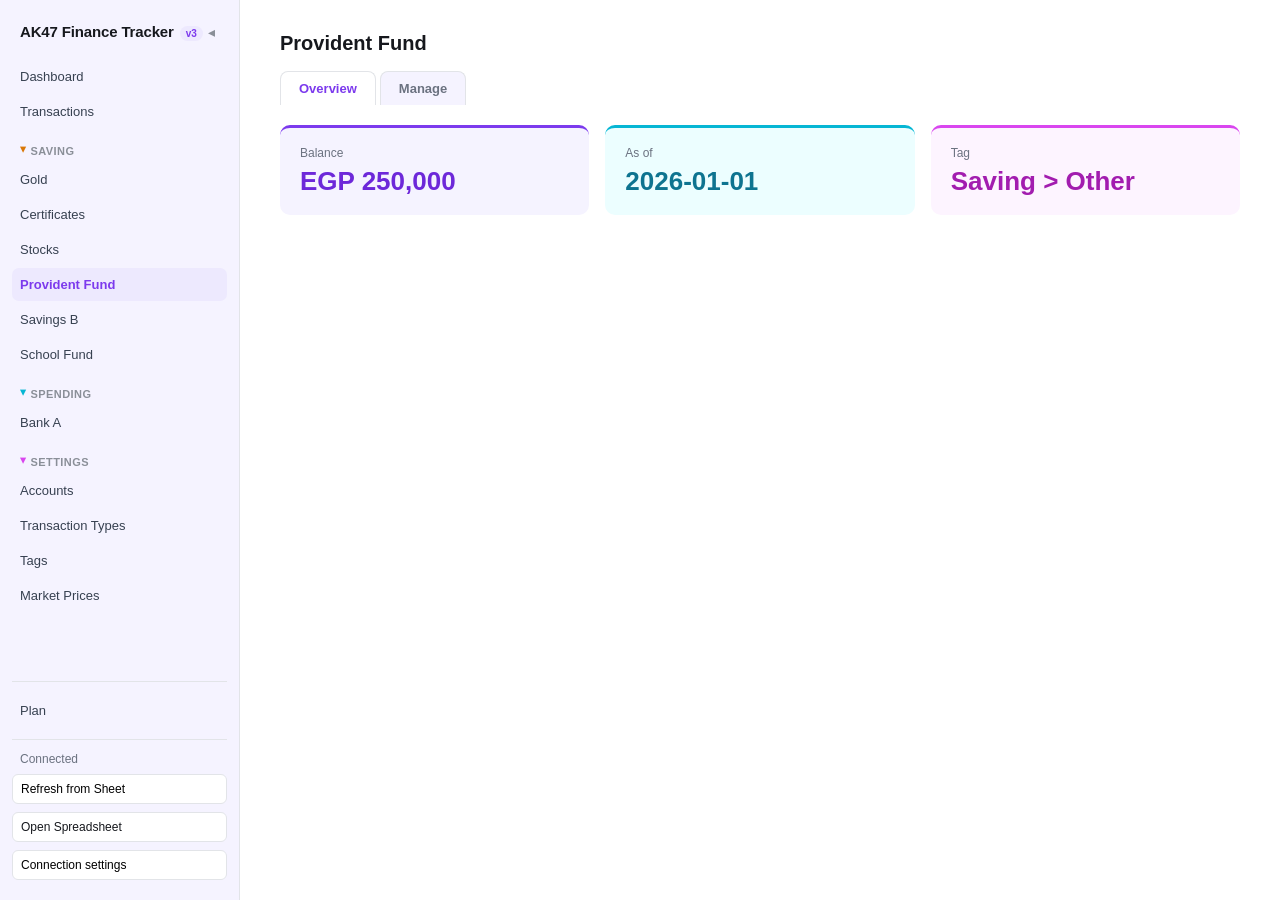
<file: test/golden.html>
<!DOCTYPE html>
<html>
<head>
<meta charset="utf-8">
<title>Finance Tracker — golden DOM snapshot</title>
<!-- Cascade order is load-bearing: base defines tokens components/screens consume,
     utilities loads last so a `.mb-*` always wins over a component's own margin. -->
<link rel="stylesheet" href="../src/css/base.css">
<link rel="stylesheet" href="../src/css/components.css">
<link rel="stylesheet" href="../src/css/screens.css">
<link rel="stylesheet" href="../src/css/utilities.css">
<style>
  #report {
    position: fixed; inset: 0; z-index: 9999; overflow: auto; margin: 0;
    padding: 24px; background: #fff; font: 12px/1.6 ui-monospace, Menlo, Consolas, monospace;
    white-space: pre-wrap;
  }
  #report:empty { display: none; }
  .pass { color: #047857; }
  .fail { color: #dc2626; font-weight: 700; }
  #golden-output { display: none; }
</style>
<script src="fixtures.js"></script>
<script src="harness.js"></script>
<script>
/* Golden DOM snapshot for app.js. Walks every screen (fixed order, fixed
   expand/collapse state) against the same stubbed Sheets API smoke.html uses, and
   either compares the rendered #sidebar/#main HTML to test/golden.json, or — with
   ?update=1 — emits the freshly captured HTML for scripts/test.ps1 to write there.
   Along the way it also runs the CSS coverage check: every class name touched by the
   walk vs. every class selector defined across src/css/*.css. Since Milestone 7 it
   also checks the things a DOM-only snapshot is blind to — the token split doesn't
   change any HTML, only the rendered result: rule-count conservation, a sweep for
   literals that should have become var(...), a handful of computed-style spot checks,
   and one cascade-order assertion that utilities.css still wins last.

   Run:  serve the repo, then open
         http://localhost:8723/test/golden.html               (compare, populated)
         http://localhost:8723/test/golden.html?scenario=empty (compare, empty)
         …&update=1 on either to (re)capture the baseline — reviewed by hand, then
         committed. scripts/test.ps1 -Update drives this; don't hand-edit golden.json. */

/* window.fetch is about to be replaced with the Sheets-API stub below. Keep a
   handle to the real one for this harness's own requests (src/css/*.css, golden.json) —
   those must hit the actual static server, not the stub. */
var nativeFetch = window.fetch.bind(window);

var SCENARIO = new URLSearchParams(location.search).get('scenario') || 'populated';
var UPDATE = new URLSearchParams(location.search).get('update') === '1';
var DATA = SCENARIO === 'empty' ? EMPTY : POPULATED;

installHarness(DATA);
</script>
</head>
<body>
<div class="app">
  <aside class="sidebar" id="sidebar"></aside>
  <div class="main" id="main"></div>
</div>
<pre id="report"></pre>
<pre id="golden-output"></pre>

<script type="module" src="../src/app.js"></script>
<script>
var log = [];
var failures = 0;
var results = {};
var usedClasses = {};
var cssTexts = [];
var CSS_FILES = ['../src/css/base.css', '../src/css/components.css', '../src/css/screens.css', '../src/css/utilities.css'];

/* Renders `className` on a throwaway element to read a rule's computed value
   independent of which screen (or scenario) happens to be on screen right now —
   the CSS split doesn't touch app.js, so these checks don't need real fixture data. */
function computedFor(className, prop) {
  var el = document.createElement('div');
  el.className = className;
  document.body.appendChild(el);
  var val = getComputedStyle(el)[prop];
  document.body.removeChild(el);
  return val;
}
function checkComputed(name, className, prop, expected) {
  check(name, computedFor(className, prop), expected);
}
function hexToRgb(hex) {
  var n = parseInt(hex.slice(1), 16);
  return 'rgb(' + [(n >> 16) & 255, (n >> 8) & 255, n & 255].join(', ') + ')';
}

function check(name, actual, expected) {
  var ok = String(actual) === String(expected);
  if (!ok) failures++;
  log.push((ok ? '  pass  ' : '  FAIL  ') + name +
    (ok ? ' = ' + actual : ' — expected ' + expected + ', got ' + actual));
}
function note(text) { log.push('        ' + text); }
function section(text) { log.push('\n' + text); }

function el(sel) { return document.querySelector(sel); }
function click(sel) {
  var e = el(sel);
  if (!e) { failures++; log.push('  FAIL  missing ' + sel); return false; }
  e.click();
  return true;
}
function clickIfPresent(sel) {
  var e = el(sel);
  if (e) e.click();
  return !!e;
}
function typeInto(sel, value) {
  var e = el(sel);
  if (!e) { failures++; log.push('  FAIL  missing ' + sel); return; }
  e.value = value;
  e.dispatchEvent(new Event('input', { bubbles: true }));
}

function collectClasses(html) {
  var re = /class="([^"]*)"/g, m;
  while ((m = re.exec(html))) {
    m[1].split(/\s+/).forEach(function (c) { if (c) usedClasses[c] = true; });
  }
}

function capture(name) {
  var sidebar = document.getElementById('sidebar').innerHTML;
  var main = document.getElementById('main').innerHTML;
  collectClasses(sidebar);
  collectClasses(main);
  results[name] = { sidebar: sidebar, main: main };
  log.push('  captured ' + name);
}

/* Finds the first index the two strings diverge and returns a short, screen-naming
   snippet around it — at hundreds of lines of HTML per screen, a full diff is
   unusable, so this is deliberately narrow. */
function firstDiffSnippet(actual, expected) {
  actual = actual || '';
  expected = expected || '';
  var len = Math.min(actual.length, expected.length);
  var i = 0;
  while (i < len && actual[i] === expected[i]) i++;
  if (i === actual.length && i === expected.length) return null;
  var start = Math.max(0, i - 30);
  /* The clip is itself a fragment of captured markup — it must be HTML-escaped before
     going anywhere near the report's innerHTML, or its own tags get parsed as real
     DOM instead of shown as the text of the diff. */
  var clip = function (s) {
    return s.slice(start, i + 50).replace(/\n/g, '\\n').replace(/[&<>]/g, function (c) {
      return { '&': '&amp;', '<': '&lt;', '>': '&gt;' }[c];
    });
  };
  return 'at char ' + i + (actual.length !== expected.length ? ' (length ' + actual.length + ' vs ' + expected.length + ')' : '')
    + ' — expected …' + clip(expected) + '…, got …' + clip(actual) + '…';
}

function checkScreen(name, pane, actual, expected) {
  var ok = actual === expected;
  if (!ok) failures++;
  if (ok) log.push('  pass  ' + name + '.' + pane + ' matches');
  else log.push('  FAIL  ' + name + '.' + pane + ' differs — ' + firstDiffSnippet(actual, expected));
}

/* ---------------------------------------------------------------- steps --- */

var steps = [
  function () {
    section('connect');
    typeInto('[data-f="clientId"]', 'stub.apps.googleusercontent.com');
    click('[data-act="saveAndConnect"]');
    typeInto('[data-f="spreadsheetId"]', 'stub-sheet-id');
    click('[data-act="saveAndConnect"]');
  },

  function () {
    /* Sections start folded (state.js); the walk below needs every nav item
       reachable, so pin the sidebar to fully-open before any capture — same
       fixed expand/collapse state the baseline has always been captured at. */
    click('[data-act="toggleSavingNav"]');
    click('[data-act="toggleSpendingNav"]');
    click('[data-act="toggleAccountSettings"]');
  },
  function () { section('screens'); click('[data-act="openSettings"]'); capture('settings'); click('[data-act="closeSettings"]'); },
  function () { capture('dashboard'); },
  function () {
    /* Maturity Watch only renders when something is maturing or sellable — clicking
       only if present keeps this deterministic per scenario without hardcoding which. */
    clickIfPresent('[data-act="toggleDashMaturity"]');
    click('[data-act="toggleRecentTx"]');
    capture('dashboard-expanded');
  },
  function () { click('[data-act="goTransactions"]'); capture('transactions-overview'); },
  function () { click('[data-act="txTabManage"]'); capture('transactions-manage'); },
  function () { click('[data-act="goGold"]'); capture('gold-overview'); },
  function () { click('[data-act="goldTabManage"]'); capture('gold-manage'); },
  function () { click('[data-act="goCerts"]'); capture('certs-overview'); },
  function () { click('[data-act="certsTabManage"]'); capture('certs-manage'); },
  function () { click('[data-act="goStocks"]'); capture('stocks-overview'); },
  function () { click('[data-act="stockTabManage"]'); capture('stocks-manage'); },
  function () { click('[data-act="goProvidentFund"]'); capture('pf-overview'); },
  function () { click('[data-act="pfTabManage"]'); capture('pf-manage'); },
  function () { click('[data-act="goAccounts"]'); capture('accounts'); },
  function () { click('[data-act="goTypes"]'); capture('types'); },
  function () { click('[data-act="goTags"]'); capture('tags'); },
  function () { click('[data-act="goPrices"]'); capture('prices'); },
  function () { click('[data-act="goPlan"]'); capture('plan'); },
  function () {
    if (!el('[data-act="selectAccount"]')) { note('no accounts — skipping account-ledger screen'); return; }
    click('[data-act="selectAccount"][data-i="0"]');
    capture('account-ledger');
  },

  /* ------------------------------------------------------- CSS coverage --- */
  function () {
    section('CSS coverage (scenario: ' + SCENARIO + ')');
    return Promise.all(CSS_FILES.map(function (f) {
      return nativeFetch(f).then(function (res) { return res.text(); });
    })).then(function (texts) {
      var css = texts.join('\n');
      var noComments = css.replace(/\/\*[\s\S]*?\*\//g, '');
      var classRe = /\.(-?[_a-zA-Z][_a-zA-Z0-9-]*)/g;
      var defined = {};
      var m;
      while ((m = classRe.exec(noComments))) defined[m[1]] = true;

      var undefinedClasses = Object.keys(usedClasses).filter(function (c) { return !defined[c]; }).sort();
      var unusedClasses = Object.keys(defined).filter(function (c) { return !usedClasses[c]; }).sort();

      check('no undefined classes used in DOM', undefinedClasses.length, 0);
      if (undefinedClasses.length) note('undefined: ' + undefinedClasses.join(', '));
      note('unused selectors across src/css/*.css this scenario: ' + unusedClasses.length
        + (unusedClasses.length ? ' — ' + unusedClasses.join(', ') : ''));

      cssTexts = texts;
    });
  },

  /* ------------------------------------------------- CSS tokens & split --- */
  function () {
    section('CSS tokens & split (scenario: ' + SCENARIO + ')');
    var combined = cssTexts.join('\n').replace(/\/\*[\s\S]*?\*\//g, '');

    /* Rule-count conservation: 247 rules existed pre-Milestone-7 (docs/plan.md), plus
       the :root token block Milestone 7 added (246), plus the two new grid-column
       rules (.gold-fetch-form, .stock-fetch-form) the live-price-fetch feature added.
       A whole section dropped between files would show up here even though no single
       file looks wrong. */
    var ruleCount = (combined.match(/\{/g) || []).length;
    check('rule count across base+components+screens+utilities (245 + 1 :root + 2 fetch-form)', ruleCount, 248);

    /* Token sweep: base.css is the one place these literals are allowed to appear —
       that's the token definition itself. Anywhere else is a literal that should have
       become var(...) and didn't. */
    var nonBase = cssTexts.slice(1).join('\n').replace(/\/\*[\s\S]*?\*\//g, '');
    var tokenLiterals = [
      '#7c3aed', '#6d28d9', '#0d9488', '#0f766e', '#d97706', '#2563eb', '#e2e4e8',
      'font-size: 11px', 'font-size: 12px', 'font-size: 13px', 'font-size: 14px',
      'border-radius: 6px', 'border-radius: 8px', 'border-radius: 10px'
    ];
    var survivors = tokenLiterals.filter(function (lit) { return nonBase.indexOf(lit) !== -1; });
    check('no tokenized literal survives outside base.css', survivors.length, 0);
    if (survivors.length) note('survived: ' + survivors.join(', '));
  },

  /* --------------------------------------------- computed-style spot checks --- */
  function () {
    section('CSS computed-style spot checks (scenario: ' + SCENARIO + ')');
    checkComputed('font-size sm token (11px) — .lbl.sm', 'lbl sm', 'fontSize', '11px');
    checkComputed('font-size base token (12px) — .stat-label', 'stat-label', 'fontSize', '12px');
    checkComputed('font-size md token (13px) — .panel-title', 'panel-title', 'fontSize', '13px');
    checkComputed('font-size lg token (14px) — .sec-recent', 'sec-recent', 'fontSize', '14px');
    checkComputed('radius sm token (6px) — .btn-p', 'btn-p', 'borderRadius', '6px');
    checkComputed('radius md token (8px) — .search-input', 'search-input', 'borderRadius', '8px');
    checkComputed('radius lg token (10px) — .cc', 'cc', 'borderRadius', '10px');
    checkComputed('border-grey token — .search-input border', 'search-input', 'borderTopColor', hexToRgb('#e2e4e8'));
    checkComputed('#fff panel (untokenized literal) — .cc background', 'cc', 'backgroundColor', 'rgb(255, 255, 255)');
    checkComputed('brand purple — .btn-p background', 'btn-p', 'backgroundColor', hexToRgb('#7c3aed'));
    checkComputed('brand purple-dark — .pill--done color', 'pill--done', 'color', hexToRgb('#6d28d9'));
    checkComputed('brand teal — .btn-p--teal background', 'btn-p--teal', 'backgroundColor', hexToRgb('#0d9488'));
    checkComputed('brand teal-dark — .pill-source--rsu color', 'pill-source--rsu', 'color', hexToRgb('#0f766e'));
    checkComputed('brand amber — .btn-p--gold background', 'btn-p--gold', 'backgroundColor', hexToRgb('#d97706'));
    checkComputed('brand blue — .btn-p--blue background', 'btn-p--blue', 'backgroundColor', hexToRgb('#2563eb'));
  },

  /* --------------------------------------------------------- cascade order --- */
  function () {
    section('CSS cascade order (scenario: ' + SCENARIO + ')');
    /* .stat-grid (components.css) sets margin-bottom: 24px on its own; .mb-20
       (utilities.css, real combo: certs Overview's stat grid) sets 20px. Same
       specificity, so whichever file loads last wins — utilities.css must, or this
       regresses silently the day someone reorders the <link> tags. */
    checkComputed('utilities.css beats components.css — .stat-grid.mb-20', 'stat-grid mb-20', 'marginBottom', '20px');
    /* .hint sets its bottom margin via the `margin` shorthand (18px); .mb-16 (real
       combo: Stocks' intro hint) sets margin-bottom directly. Same rule: last file
       wins regardless of shorthand vs. longhand on the losing side. */
    checkComputed('utilities.css beats components.css — .hint.mb-16 (shorthand)', 'hint mb-16', 'marginBottom', '16px');
  },

  /* ------------------------------------------------------ compare/update --- */
  function () {
    if (UPDATE) {
      document.getElementById('golden-output').textContent = JSON.stringify(results, null, 2);
      note('captured ' + Object.keys(results).length + ' screens for scenario "' + SCENARIO
        + '" — written to #golden-output for the runner to persist');
      return;
    }
    return nativeFetch('golden.json').then(function (res) {
      if (!res.ok) throw new Error('golden.json missing (status ' + res.status + ') — run scripts/test.ps1 -Update first');
      return res.json();
    }).then(function (baseline) {
      var expectedScreens = (baseline && baseline[SCENARIO]) || {};
      section('golden DOM snapshot (scenario: ' + SCENARIO + ')');
      Object.keys(results).forEach(function (name) {
        var exp = expectedScreens[name];
        if (!exp) { failures++; log.push('  FAIL  ' + name + ' — no baseline entry (run -Update after review)'); return; }
        checkScreen(name, 'sidebar', results[name].sidebar, exp.sidebar);
        checkScreen(name, 'main', results[name].main, exp.main);
      });
      var staleKeys = Object.keys(expectedScreens).filter(function (k) { return !results[k]; });
      if (staleKeys.length) note('baseline has screens no longer captured: ' + staleKeys.join(', '));
    });
  },

  function () {
    var head = failures === 0
      ? '<span class="pass">ALL CHECKS PASSED</span>'
      : '<span class="fail">' + failures + ' CHECK(S) FAILED</span>';
    var errs = window.__errors.length
      ? '\n<span class="fail">JS errors: ' + window.__errors.join('; ') + '</span>'
      : '\n<span class="pass">no JS errors</span>';
    document.getElementById('report').innerHTML =
      head + '  (scenario: ' + SCENARIO + (UPDATE ? ', UPDATE' : '') + ')' + errs + '\n' +
      log.join('\n').replace(/  FAIL /g, '  <span class="fail">FAIL</span> ');
  }
];

window.addEventListener('load', function () {
  var i = 0;
  function next() {
    if (i >= steps.length) return;
    var fn = steps[i++];
    var result;
    try { result = fn(); } catch (e) { failures++; log.push('  FAIL  step ' + (i - 1) + ' threw: ' + e.message); }
    if (result && typeof result.then === 'function') {
      result.then(function () { setTimeout(next, 30); }, function (e) {
        failures++;
        log.push('  FAIL  step ' + (i - 1) + ' rejected: ' + (e && e.message || e));
        setTimeout(next, 30);
      });
    } else {
      setTimeout(next, 60);
    }
  }
  next();
});
</script>
</body>
</html>
</file>
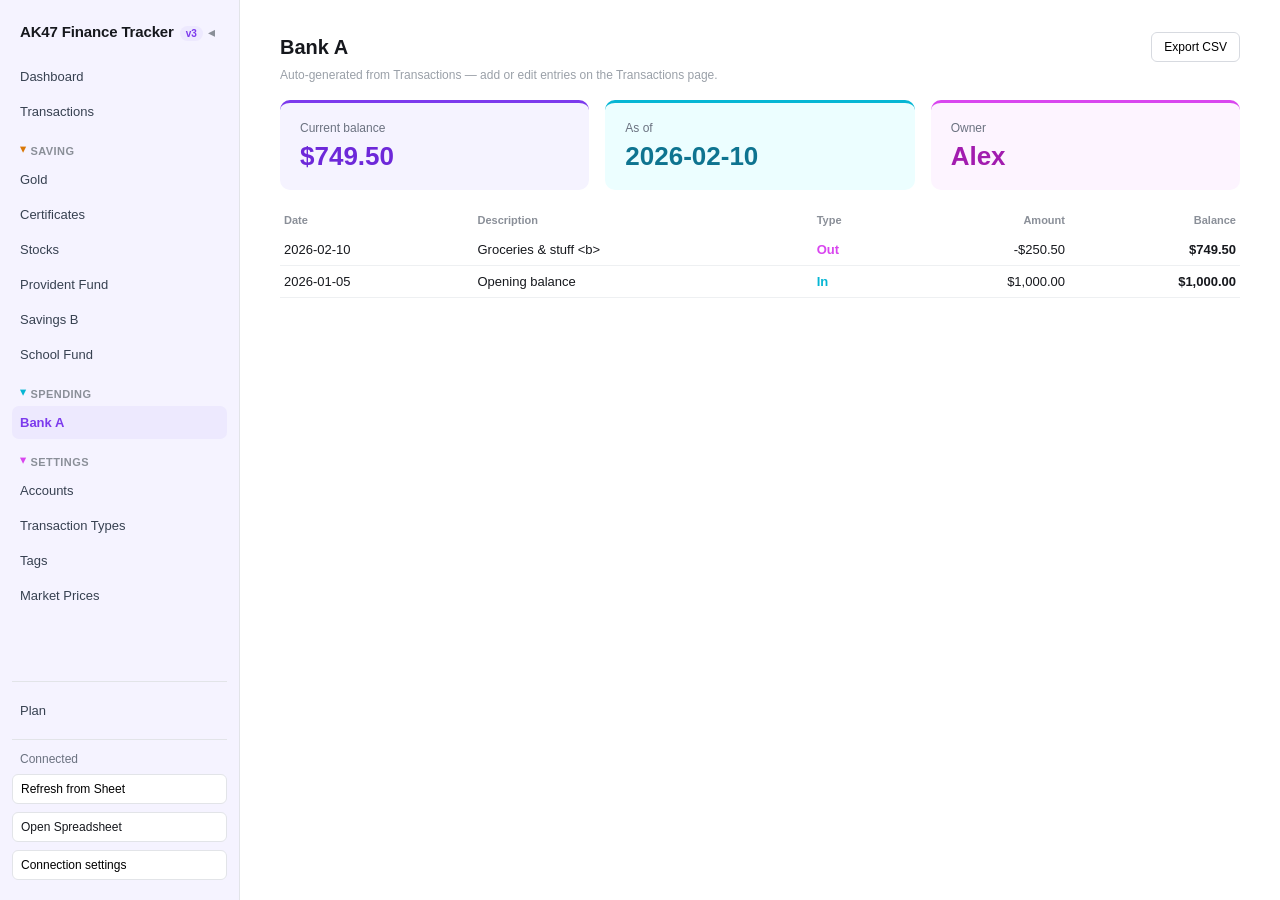
<file: test/screenshots.html>
<!DOCTYPE html>
<html>
<head>
<meta charset="utf-8">
<title>Finance Tracker — screenshot capture</title>
<!-- Cascade order is load-bearing: base defines tokens components/screens consume,
     utilities loads last so a `.mb-*` always wins over a component's own margin. -->
<link rel="stylesheet" href="../src/css/base.css">
<link rel="stylesheet" href="../src/css/components.css">
<link rel="stylesheet" href="../src/css/screens.css">
<link rel="stylesheet" href="../src/css/utilities.css">
<script src="fixtures.js"></script>
<script src="harness.js"></script>
<script>
/* Drives the app to exactly one named screen and then stops — no capture, no compare.
   scripts/test.ps1 loads this once per (screen, scenario) with Edge's `--screenshot`
   flag at a pinned `--window-size`, hashes the PNG, and compares it to the committed
   baseline test/screenshots.json. This is Milestone 7's net for the one thing the
   golden DOM snapshot can't see: the HTML is unchanged, only the rendered *result*
   moves when a CSS token or the base/components/screens/utilities split gets a value
   wrong. `?update=1` has no meaning here; -Update rewrites screenshots.json from the
   PNG hashes the runner itself computes.

   Run:  http://localhost:8723/test/screenshots.html?land=dashboard
        &scenario=empty selects the empty-Sheet fixture. */

var SCENARIO = new URLSearchParams(location.search).get('scenario') || 'populated';
var LAND = new URLSearchParams(location.search).get('land') || '';
var DATA = SCENARIO === 'empty' ? EMPTY : POPULATED;

installHarness(DATA);
</script>
</head>
<body>
<div class="app">
  <aside class="sidebar" id="sidebar"></aside>
  <div class="main" id="main"></div>
</div>

<script type="module" src="../src/app.js"></script>
<script>
/* Same screen list and click sequence as golden.html's `steps`, restated here as
   incremental {name, run} entries so this harness can stop as soon as it reaches
   the one named by `?land=`, instead of walking every screen every time. */

function el(sel) { return document.querySelector(sel); }
function click(sel) { var e = el(sel); if (e) e.click(); return !!e; }
function typeInto(sel, value) {
  var e = el(sel);
  if (!e) return;
  e.value = value;
  e.dispatchEvent(new Event('input', { bubbles: true }));
}

var NAV_STEPS = [
  { name: '__connect', run: function () {
    typeInto('[data-f="clientId"]', 'stub.apps.googleusercontent.com');
    click('[data-act="saveAndConnect"]');
    typeInto('[data-f="spreadsheetId"]', 'stub-sheet-id');
    click('[data-act="saveAndConnect"]');
    /* Sections start folded (state.js); pin the sidebar fully-open so every
       nav item below stays reachable — same fixed state golden.html uses. */
    click('[data-act="toggleSavingNav"]');
    click('[data-act="toggleSpendingNav"]');
    click('[data-act="toggleAccountSettings"]');
  } },
  { name: 'settings', run: function () { click('[data-act="openSettings"]'); } },
  { name: 'dashboard', run: function () { click('[data-act="closeSettings"]'); } },
  { name: 'dashboard-expanded', run: function () {
    click('[data-act="toggleDashMaturity"]');
    click('[data-act="toggleRecentTx"]');
  } },
  { name: 'transactions-overview', run: function () { click('[data-act="goTransactions"]'); } },
  { name: 'transactions-manage', run: function () { click('[data-act="txTabManage"]'); } },
  { name: 'gold-overview', run: function () { click('[data-act="goGold"]'); } },
  { name: 'gold-manage', run: function () { click('[data-act="goldTabManage"]'); } },
  { name: 'certs-overview', run: function () { click('[data-act="goCerts"]'); } },
  { name: 'certs-manage', run: function () { click('[data-act="certsTabManage"]'); } },
  { name: 'stocks-overview', run: function () { click('[data-act="goStocks"]'); } },
  { name: 'stocks-manage', run: function () { click('[data-act="stockTabManage"]'); } },
  { name: 'pf-overview', run: function () { click('[data-act="goProvidentFund"]'); } },
  { name: 'pf-manage', run: function () { click('[data-act="pfTabManage"]'); } },
  { name: 'accounts', run: function () { click('[data-act="goAccounts"]'); } },
  { name: 'types', run: function () { click('[data-act="goTypes"]'); } },
  { name: 'tags', run: function () { click('[data-act="goTags"]'); } },
  { name: 'prices', run: function () { click('[data-act="goPrices"]'); } },
  { name: 'plan', run: function () { click('[data-act="goPlan"]'); } },
  { name: 'account-ledger', run: function () { click('[data-act="selectAccount"][data-i="0"]'); } }
];

/* Status goes in the title, not a visible element — anything painted on screen
   would land inside the very screenshot this harness exists to keep clean. */
var i = 0;
function next() {
  if (i >= NAV_STEPS.length) { report('no such screen: ' + LAND); return; }
  var step = NAV_STEPS[i++];
  try { step.run(); } catch (e) { report('step "' + step.name + '" threw: ' + e.message); return; }
  if (step.name === LAND) { report('landed on ' + LAND + ' (scenario: ' + SCENARIO + ')'); return; }
  setTimeout(next, 30);
}
function report(text) { document.title = 'screenshots: ' + text; }

window.addEventListener('load', function () { setTimeout(next, 30); });
</script>
</body>
</html>
</file>
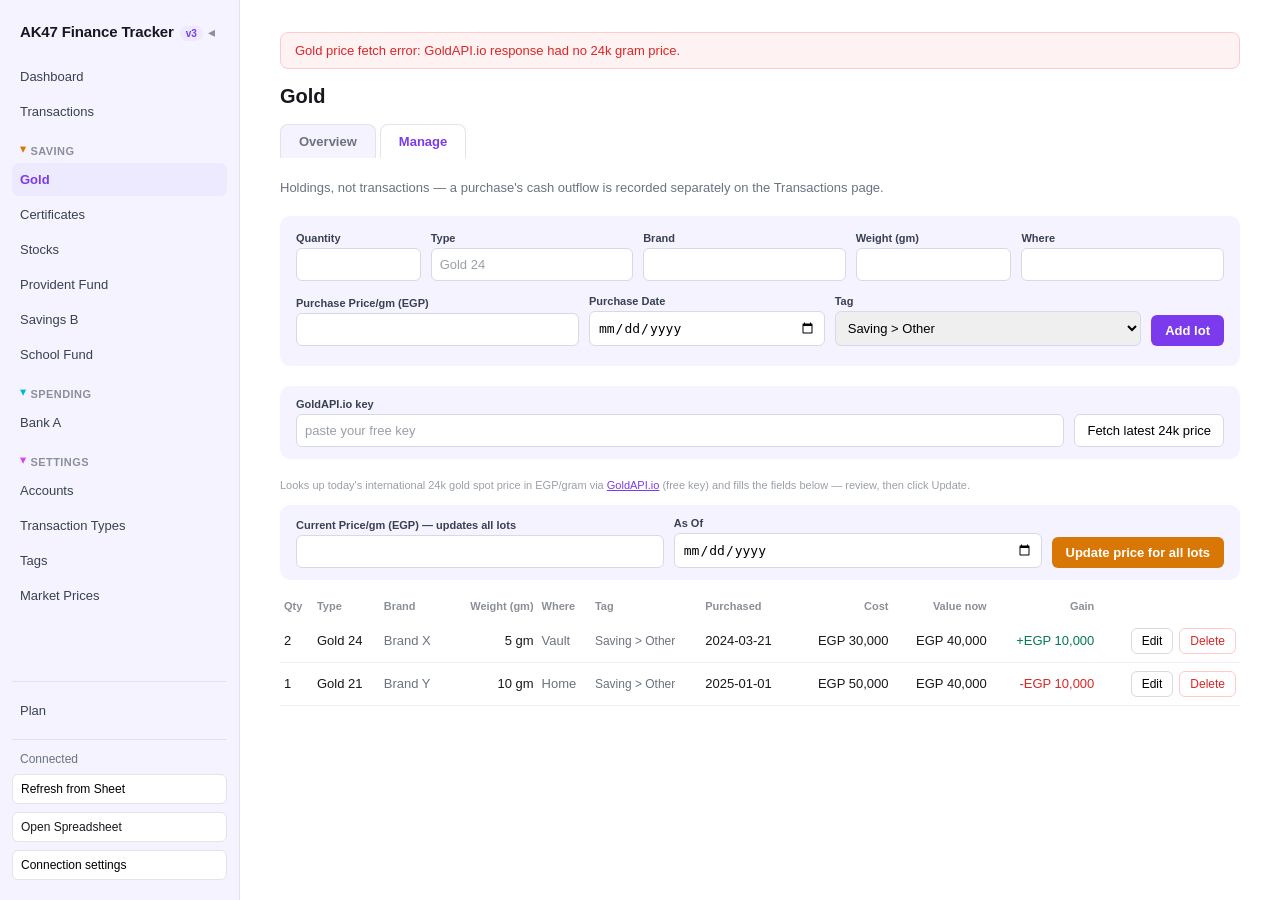
<file: test/smoke.html>
<!DOCTYPE html>
<html>
<head>
<meta charset="utf-8">
<title>Finance Tracker — smoke test</title>
<!-- Cascade order is load-bearing: base defines tokens components/screens consume,
     utilities loads last so a `.mb-*` always wins over a component's own margin. -->
<link rel="stylesheet" href="../src/css/base.css">
<link rel="stylesheet" href="../src/css/components.css">
<link rel="stylesheet" href="../src/css/screens.css">
<link rel="stylesheet" href="../src/css/utilities.css">
<style>
  #report {
    position: fixed; inset: 0; z-index: 9999; overflow: auto; margin: 0;
    padding: 24px; background: #fff; font: 12px/1.6 ui-monospace, Menlo, Consolas, monospace;
    white-space: pre-wrap;
  }
  #report:empty { display: none; }
  .pass { color: #047857; }
  .fail { color: #dc2626; font-weight: 700; }
</style>
<script src="fixtures.js"></script>
<script src="harness.js"></script>
<script>
/* Smoke test for app.js. Loads the real app against a stubbed Google Sheets API and
   a stubbed OAuth client, drives every screen, and checks the behaviours the render
   loop restores by hand (focus, caret, scroll, controlled inputs).

   Run:  serve the repo (powershell -ExecutionPolicy Bypass -File serve.ps1)
         then open  http://localhost:8723/test/smoke.html
         add  ?scenario=empty  to check the empty-Sheet path,
         add  ?env=1           to check the config/.env prefill path.

   It never touches the network and never talks to Google. Fixture data lives in
   fixtures.js; the fetch/OAuth stubs live in harness.js — both shared with
   golden.html so the two harnesses drive the app against the same fake Sheet. */

var SCENARIO = new URLSearchParams(location.search).get('scenario') || 'populated';
var DATA = SCENARIO === 'empty' ? EMPTY : POPULATED;

/* config/.env is optional local convenience. `?env=1` exercises the present case;
   without it the stub 404s, which is what the hosted site and CI always see.
   The fixture deliberately includes a comment, padded spaces and a quoted value. */
var LOCAL_ENV = new URLSearchParams(location.search).get('env') === '1'
  ? '# local defaults\nGOOGLE_OAUTH_CLIENT_ID = env123.apps.googleusercontent.com\nSPREADSHEET_ID="env-sheet-id"\nGOLDAPI-KEY=env-gold-key\nALPHAVANTAGE-KEY=env-stock-key\nUNUSED_KEY=ignored\n'
  : null;

installHarness(DATA, { localEnv: LOCAL_ENV });
</script>
</head>
<body>
<div class="app">
  <aside class="sidebar" id="sidebar"></aside>
  <div class="main" id="main"></div>
</div>
<pre id="report"></pre>

<script type="module" src="../src/app.js"></script>
<script>
var log = [];
var failures = 0;

function check(name, actual, expected) {
  var ok = String(actual) === String(expected);
  if (!ok) failures++;
  log.push((ok ? '  pass  ' : '  FAIL  ') + name +
    (ok ? ' = ' + actual : ' — expected ' + expected + ', got ' + actual));
}

function note(text) { log.push('        ' + text); }
function section(text) { log.push('\n' + text); }

/* Compares two rendered snapshots without dumping hundreds of lines of HTML into
   the report: on a mismatch it names the first differing character and clips
   around it, escaped so the clip renders as text instead of parsing as markup. */
function checkSame(name, actual, expected) {
  if (actual === expected) { log.push('  pass  ' + name); return; }
  failures++;
  var i = 0;
  while (i < actual.length && i < expected.length && actual[i] === expected[i]) i++;
  var clip = function (s) {
    return s.slice(Math.max(0, i - 30), i + 50).replace(/[&<>]/g, function (c) {
      return { '&': '&amp;', '<': '&lt;', '>': '&gt;' }[c];
    });
  };
  log.push('  FAIL  ' + name + ' — differs at char ' + i
    + ' — first render …' + clip(expected) + '…, second …' + clip(actual) + '…');
}

function panes() {
  return document.getElementById('sidebar').innerHTML + '\n' + document.getElementById('main').innerHTML;
}

/* The three display formats the dashboard cards use, restated here so the
   arithmetic check below owns its expected strings end to end. */
function egp(n) {
  var v = Number(n) || 0;
  return (v < 0 ? '-EGP ' : 'EGP ') + Math.abs(v).toLocaleString('en-US', { maximumFractionDigits: 0 });
}
function money(n) {
  var v = Number(n) || 0;
  return (v < 0 ? '-$' : '$') + Math.abs(v).toLocaleString('en-US', { minimumFractionDigits: 2, maximumFractionDigits: 2 });
}
function eur(n) {
  var v = Number(n) || 0;
  return (v < 0 ? '-€' : '€') + Math.abs(v).toLocaleString('en-US', { minimumFractionDigits: 2, maximumFractionDigits: 2 });
}

/* Re-derives the dashboard's savings totals from the fixture rows, straight off
   docs/functional-reqs.md § Dashboard totals — EGP = EGP certificates + gold
   current value + provident fund + cash in every non-Spending account; USD =
   USD certificates + sellable stock; EUR = EUR certificates; total = the three
   converted to EGP, with unvested stock left out. It works from the raw fixture
   columns rather than any of app.js's intermediates on purpose: the golden
   snapshot happily preserves a wrong figure it was captured with, and this is
   the check that doesn't. */
function expectedSavings(data) {
  var accountRows = data[0], txRows = data[3], goldRows = data[5], certRows = data[6];
  var rateRows = data[7], pfRows = data[8], stockMeta = data[9][0] || [];
  var holdingRows = data[10], vestingRows = data[11];
  var num = function (x) { return parseFloat(x) || 0; };

  /* An account's balance is its transactions netted: out of it negative, into
     it positive, a transfer to itself ignored. */
  function balanceOf(name) {
    return txRows.reduce(function (bal, t) {
      var amt = num(t[1]), from = t[4], to = t[5];
      if (from === name && to === name) return bal;
      if (from === name && !to) return bal + amt;
      if (from === name) return bal - amt;
      if (to === name) return bal + amt;
      return bal;
    }, 0);
  }
  /* Matches on the currency code, because the spec names exactly three. app.js
     buckets anything it doesn't recognise into EGP; the two only diverge on a
     fourth currency, which is a question the spec doesn't answer — a fixture that
     adds one should fail here and get it answered rather than pass quietly. */
  function certsIn(code) {
    return certRows.filter(function (c) { return c[4] === code; })
      .reduce(function (sum, c) { return sum + num(c[3]); }, 0);
  }
  function rateOf(code) {
    var row = rateRows.filter(function (r) { return r[0] === code; })[0];
    return row ? num(row[1]) : 0;
  }

  var savingCash = accountRows.filter(function (a) { return a[2] !== 'Spending'; })
    .reduce(function (sum, a) { return sum + balanceOf(a[0]); }, 0);
  var goldValue = goldRows.reduce(function (sum, g) { return sum + num(g[0]) * num(g[3]) * num(g[7]); }, 0);
  var pf = pfRows.length ? num(pfRows[0][0]) : 0;
  var price = num(stockMeta[1]);
  var sellable = holdingRows.reduce(function (sum, h) { return sum + num(h[2]) * price; }, 0) + num(stockMeta[2]);

  var egpNative = certsIn('EGP') + goldValue + pf + savingCash;
  var usdNative = certsIn('USD') + sellable;
  var eurNative = certsIn('EUR');
  return {
    egpNative: egpNative, usdNative: usdNative, eurNative: eurNative,
    usdRate: rateOf('USD'),
    unvestedUsd: vestingRows.reduce(function (sum, x) { return sum + num(x[2]) * price; }, 0),
    total: egpNative + usdNative * rateOf('USD') + eurNative * rateOf('EUR'),
  };
}

function el(sel) { return document.querySelector(sel); }
function click(sel) {
  var e = el(sel);
  if (!e) { failures++; log.push('  FAIL  missing ' + sel); return false; }
  e.click();
  return true;
}
function typeInto(sel, value) {
  var e = el(sel);
  if (!e) { failures++; log.push('  FAIL  missing ' + sel); return; }
  e.value = value;
  e.dispatchEvent(new Event('input', { bubbles: true }));
}
function screen(name, sel) {
  var main = document.getElementById('main');
  var ok = !!main.querySelector(sel);
  if (!ok) failures++;
  log.push((ok ? '  pass  ' : '  FAIL  ') + name + ' — ' + main.querySelectorAll('tr').length + ' rows');
}
/* Click only if present — some controls legitimately don't render with no data. */
function clickIfPresent(sel) {
  var e = el(sel);
  if (e) e.click();
  return !!e;
}

/* Screens are checked by a selector that only exists once that screen rendered. */
var steps = [
  function () {
    section('local config/.env defaults');
    /* Scope to #main: document.body.textContent would also match this file's own
       <script> source, which contains the very string being searched for. */
    var hint = /Prefilled from your local/.test(document.getElementById('main').textContent);
    if (LOCAL_ENV === null) {
      /* The normal case, and the only one the hosted site ever sees. */
      check('no .env leaves Client ID empty', el('[data-f="clientId"]').value, '');
      check('no .env leaves Spreadsheet ID empty', el('[data-f="spreadsheetId"]').value, '');
      check('no .env shows no prefill hint', hint, false);
      note('re-run with ?env=1 to exercise the present case');
      return;
    }
    check('client id prefilled, spaces trimmed', el('[data-f="clientId"]').value, 'env123.apps.googleusercontent.com');
    check('spreadsheet id prefilled, quotes stripped', el('[data-f="spreadsheetId"]').value, 'env-sheet-id');
    check('prefill is disclosed in the UI', hint, true);
    check('prefill does not auto-connect', !!el('[data-act="saveAndConnect"]'), true);
    check('prefill writes nothing', window.__writes.length, 0);
    /* Clear them so the rest of the suite runs its normal path. */
    typeInto('[data-f="clientId"]', '');
    typeInto('[data-f="spreadsheetId"]', '');
  },

  function () {
    section('connect');
    typeInto('[data-f="clientId"]', 'stub.apps.googleusercontent.com');
    click('[data-act="saveAndConnect"]');
    check('spreadsheet id is required', /Spreadsheet ID/.test(document.body.textContent), true);
    typeInto('[data-f="spreadsheetId"]', 'stub-sheet-id');
    click('[data-act="saveAndConnect"]');
  },

  function () {
    section('sidebar sections default folded');
    check('Saving section starts folded', !!el('.chev-saving.open'), false);
    check('Spending section starts folded', !!el('.chev-spending.open'), false);
    check('Settings section starts folded', !!el('.chev-settings.open'), false);
    click('[data-act="toggleSavingNav"]');
    click('[data-act="toggleSpendingNav"]');
    click('[data-act="toggleAccountSettings"]');
    check('Saving section opens on toggle', !!el('.chev-saving.open'), true);
    check('Spending section opens on toggle', !!el('.chev-spending.open'), true);
    check('Settings section opens on toggle', !!el('.chev-settings.open'), true);
  },

  function () {
    section('no invented data');
    var writtenSheets = window.__writes.map(function (w) { return w.sheet; });
    var unexpected = writtenSheets.filter(function (s) { return s === 'Bank A' || s === 'Savings B' || s === 'School Fund'; });
    note('sheets written on load: ' + (writtenSheets.join(', ') || '(none)'));
    check('only account ledgers written', window.__writes.length, unexpected.length);
    if (SCENARIO === 'empty') check('empty Sheet stays untouched', window.__writes.length, 0);
  },

  function () { section('screens'); screen('dashboard', '.sec-currency'); },
  function () {
    /* Maturity Watch only exists when something is maturing or sellable. */
    clickIfPresent('[data-act="toggleDashMaturity"]');
    click('[data-act="toggleRecentTx"]');
    screen('dashboard expanded', '.sec-recent');
  },
  function () { click('[data-act="goTransactions"]'); screen('transactions/overview', '[data-f="search"]'); },
  function () { click('[data-act="txTabManage"]'); screen('transactions/manage', '[data-f="txAmount"]'); },
  function () { click('[data-act="goGold"]'); screen('gold/overview', '.stat-grid'); },
  function () { click('[data-act="goldTabManage"]'); screen('gold/manage', '[data-f="goldPriceCurrent"]'); },
  function () {
    section('gold price fetch');
    var envHint = /Prefilled from your local/.test(document.getElementById('main').textContent);
    if (LOCAL_ENV) {
      check('config/.env GOLDAPI-KEY prefills the key field', el('[data-f="goldApiKey"]').value, 'env-gold-key');
      check('prefill is disclosed on the Gold Manage screen', envHint, true);
    } else {
      check('no .env leaves the GoldAPI.io key empty', el('[data-f="goldApiKey"]').value, '');
      check('no .env shows no prefill hint here', envHint, false);
    }
    /* Cleared explicitly so the guard-clause check below is deterministic
       regardless of whether this run prefilled a key. */
    typeInto('[data-f="goldApiKey"]', '');
    click('[data-act="fetchGoldPrice"]');
    check('fetch without a key asks for one', /Paste a GoldAPI\.io key first/.test(document.body.textContent), true);
  },
  function () {
    typeInto('[data-f="goldApiKey"]', 'test-key');
    click('[data-act="fetchGoldPrice"]');
  },
  function () {
    check('fetch with a key surfaces a clean parse error under the stub', /GoldAPI\.io response had no 24k gram price/.test(document.body.textContent), true);
    check('no unhandled JS error from the fetch path', window.__errors.length, 0);
    typeInto('[data-f="goldApiKey"]', '');
  },
  function () { click('[data-act="goCerts"]'); screen('certs/overview', '.stat-grid'); },
  function () { click('[data-act="certsTabManage"]'); screen('certs/manage', '[data-f="rateCurrency"]'); },
  function () {
    section('currency rate fetch');
    check('rate fetch button renders', !!el('[data-act="fetchRate"]'), true);
    click('[data-act="fetchRate"]');
    check('fetch without a currency asks for one', /Enter a currency code first/.test(document.body.textContent), true);
  },
  function () {
    typeInto('[data-f="rateCurrency"]', 'usd');
    click('[data-act="fetchRate"]');
  },
  function () {
    check('fetch with a currency surfaces a clean parse error under the stub', /Exchange-rate lookup failed for USD/.test(document.body.textContent), true);
    check('no unhandled JS error from the fetch path', window.__errors.length, 0);
    typeInto('[data-f="rateCurrency"]', '');
  },
  function () { click('[data-act="goStocks"]'); screen('stocks/overview', '.whatif'); },
  function () { click('[data-act="stockTabManage"]'); screen('stocks/manage', '[data-f="holdingQuantity"]'); },
  function () {
    section('stock price fetch');
    var envHint = /Prefilled from your local/.test(document.getElementById('main').textContent);
    if (LOCAL_ENV) {
      check('config/.env ALPHAVANTAGE-KEY prefills the key field', el('[data-f="stockApiKey"]').value, 'env-stock-key');
      check('prefill is disclosed on the Stocks Manage screen', envHint, true);
    } else {
      check('no .env leaves the Alpha Vantage key empty', el('[data-f="stockApiKey"]').value, '');
      check('no .env shows no prefill hint here', envHint, false);
    }
    /* Cleared explicitly so the guard-clause check below is deterministic
       regardless of whether this run prefilled a key. */
    typeInto('[data-f="stockApiKey"]', '');
    click('[data-act="fetchStockPrice"]');
    check('fetch without a key asks for one', /Paste an Alpha Vantage key first/.test(document.body.textContent), true);
  },
  function () {
    typeInto('[data-f="stockApiKey"]', 'test-key');
    typeInto('[data-f="stockSymbol"]', 'TDC');
    click('[data-act="fetchStockPrice"]');
  },
  function () {
    check('fetch with a key+symbol surfaces a clean parse error under the stub', /Alpha Vantage returned no price for TDC/.test(document.body.textContent), true);
    check('no unhandled JS error from the fetch path', window.__errors.length, 0);
    typeInto('[data-f="stockApiKey"]', '');
    typeInto('[data-f="stockSymbol"]', '');
  },
  function () { click('[data-act="goProvidentFund"]'); screen('provident fund', '.stat-grid'); },
  function () { click('[data-act="pfTabManage"]'); screen('provident fund/manage', '[data-f="pfBalance"]'); },
  function () { click('[data-act="goAccounts"]'); screen('accounts', '[data-f="acctName"]'); },
  function () { click('[data-act="goTypes"]'); screen('transaction types', '[data-f="typeName"]'); },
  function () { click('[data-act="goTags"]'); screen('tags', '[data-f="tagName"]'); },
  function () { click('[data-act="goPrices"]'); screen('market prices', '[data-act="checkTodaysPrices"]'); },
  function () {
    section('market prices check');
    /* goldApiKey/stockApiKey were cleared back to '' by the gold/stock fetch
       tests above, so this is a clean run of the no-key path for both. */
    click('[data-act="checkTodaysPrices"]');
  },
  function () {
    var text = document.getElementById('main').textContent;
    check('gold leg reports the missing key', /No GoldAPI\.io key set/.test(text), true);
    check('stock leg reports the missing key', /No Alpha Vantage key set/.test(text), true);
    if (DATA[7].length) {
      check('a currency leg surfaces a clean parse error under the stub', /Exchange-rate lookup failed for/.test(text), true);
    } else {
      check('no currencies yet shows the empty hint', /No currencies set yet/.test(text), true);
    }
    check('no unhandled JS error from checking all three at once', window.__errors.length, 0);
  },
  function () { click('[data-act="goPlan"]'); screen('plan', '[data-f="planItem"]'); },

  function () {
    section('transaction form');
    click('[data-act="goTransactions"]');
    click('[data-act="txTabManage"]');
    typeInto('[data-f="txAmount"]', '1234567.8');
    check('amount gets thousands separators', el('[data-f="txAmount"]').value, '1,234,567.8');
  },
  function () {
    typeInto('[data-f="txAmount"]', '12ab34');
    check('amount rejects non-numeric', el('[data-f="txAmount"]').value, '1,234,567.8');
  },
  function () {
    /* Needs the type to exist as an option — an empty Sheet has none. */
    var hasType = Array.prototype.some.call(el('[data-f="txType"]').options, function (o) {
      return o.value === 'Starting Balance';
    });
    if (!hasType) { note('To Account rules skipped (no transaction types in Sheet)'); this.skip = true; return; }
    typeInto('[data-f="txType"]', 'Starting Balance');
    check('To Account disabled for Starting Balance', el('[data-f="txTo"]').disabled, true);
    typeInto('[data-f="txType"]', 'Groceries');
    check('To Account enabled otherwise', el('[data-f="txTo"]').disabled, false);
  },

  function () {
    section('re-render fidelity');
    var e = el('[data-f="search"]');
    e.focus();
    e.value = 'grocer';
    e.setSelectionRange(3, 3);
    e.dispatchEvent(new Event('input', { bubbles: true }));
    var after = el('[data-f="search"]');
    check('focus survives re-render', document.activeElement === after, true);
    check('caret survives re-render', after.selectionStart, 3);
    note('(the input node itself is replaced: ' + (e !== after) + ')');
  },
  function () {
    var e = el('[data-f="txDescription"]');
    e.focus();
    e.value = 'abcdef';
    e.setSelectionRange(2, 4);
    e.dispatchEvent(new Event('input', { bubbles: true }));
    check('selection range survives re-render', el('[data-f="txDescription"]').selectionStart + '-' + el('[data-f="txDescription"]').selectionEnd, '2-4');
  },
  function () {
    var e = el('[data-f="txAmount"]');
    e.focus();
    e.value = '1234';
    e.setSelectionRange(4, 4);
    e.dispatchEvent(new Event('input', { bubbles: true }));
    check('caret goes to end when value is reformatted', el('[data-f="txAmount"]').selectionStart, 5);
  },
  function () {
    var main = document.getElementById('main');
    main.scrollTop = 40;
    if (main.scrollTop !== 40) { note('scroll check skipped (pane not scrollable at this window size)'); return; }
    typeInto('[data-f="search"]', 'a');
    check('scroll position survives re-render', main.scrollTop, 40);
    typeInto('[data-f="search"]', '');
  },

  function () {
    section('what-if slider updates in place');
    click('[data-act="goStocks"]');
    /* The Manage tab was left selected by the screen sweep above. */
    click('[data-act="stockTabOverview"]');
  },
  function () {
    var slider = el('[data-f="stockScenario"]');
    slider.focus();
    slider.value = '55';
    slider.dispatchEvent(new Event('input', { bubbles: true }));
    check('slider node is NOT replaced mid-drag', el('[data-f="stockScenario"]') === slider, true);
    if (SCENARIO !== 'empty') {
      check('scenario price updates', document.getElementById('scenario-price').textContent, '$55.00');
      /* 150 held shares x $55 + $100 cash */
      check('scenario sellable recomputes', document.getElementById('scenario-sellable').textContent, '$8,350.00');
      /* 500 unvested units x $55 */
      check('scenario unvested recomputes', document.getElementById('scenario-unvested').textContent, '$27,500.00');
    }
    note('fill width = ' + document.getElementById('scenario-fill').style.width);
  },

  function () {
    section('escaping');
    click('[data-act="goTransactions"]');
  },
  function () {
    if (SCENARIO === 'empty') { note('skipped (no rows)'); return; }
    var html = document.getElementById('main').innerHTML;
    check('markup in Sheet data is escaped, not injected', html.indexOf('stuff &lt;b&gt;') !== -1, true);
  },

  /* The view model is built by one builder per domain, in dependency order, with
     the ledgers, the rate map and each domain's totals passed along explicitly.
     The two checks below are the ones the golden snapshot cannot make: that the
     dashboard's arithmetic matches the spec rather than whatever the baseline
     was captured with, and that no builder leaves a mark on the state the next
     render reads. */
  function () {
    section('dashboard totals, against the spec');
    click('[data-act="goDashboard"]');
  },
  function () {
    var exp = expectedSavings(DATA);
    var natives = document.querySelectorAll('.cc-native');
    var total = el('.savings-banner-value').textContent;
    check('EGP native = certs + gold + provident fund + saving cash', natives[0].textContent, egp(exp.egpNative));
    check('USD native = USD certs + sellable stock', natives[1].textContent, money(exp.usdNative));
    check('EUR native = EUR certs', natives[2].textContent, eur(exp.eurNative));
    check('total savings = the three converted to EGP', total, egp(exp.total));
    if (exp.unvestedUsd > 0) {
      /* Would move the total by this much if it were counted — so the equality
         above is what proves the exclusion, and this names the amount at stake. */
      check('unvested stock is excluded', total !== egp(exp.total + exp.unvestedUsd * exp.usdRate), true);
      note('unvested left out: ' + egp(exp.unvestedUsd * exp.usdRate));
    } else {
      note('unvested exclusion not exercised (no vesting rows in this scenario)');
    }
  },

  function () {
    section('purity — identical state renders identical DOM');
    var screens = [
      ['dashboard', 'goDashboard'], ['transactions', 'goTransactions'], ['gold', 'goGold'],
      ['certificates', 'goCerts'], ['stocks', 'goStocks'], ['provident fund', 'goProvidentFund'],
      ['accounts', 'goAccounts'], ['plan', 'goPlan'],
    ];
    screens.forEach(function (pair) {
      if (!click('[data-act="' + pair[1] + '"]')) return;
      var before = panes();
      /* Two toggles put every state key back exactly where it was, and each one
         forces a full rebuild of the whole model — so a difference here is a
         builder that wrote to the state or to something the state still holds. */
      click('[data-act="toggleSidebar"]');
      click('[data-act="toggleSidebar"]');
      checkSame('rebuild is stable — ' + pair[0], panes(), before);
    });
  },
  function () {
    if (!clickIfPresent('[data-act="selectAccount"][data-i="0"]')) {
      note('account ledger skipped (no accounts in this scenario)');
      return;
    }
    var before = panes();
    click('[data-act="toggleSidebar"]');
    click('[data-act="toggleSidebar"]');
    checkSame('rebuild is stable — account ledger', panes(), before);
  },
  function () {
    /* The stability check above cannot see a builder that reorders one of the
       state's own arrays: the damage settles after the first render, so every
       render after it agrees. What it breaks is the row indices — `data-i` is a
       position in `state`, which is a position in the Sheet — so check those
       directly, against the fixture rather than against a baseline. Every screen
       above has been built many times over by now. */
    if (!DATA[3].length) { note('row identity skipped (no transactions in this scenario)'); return; }
    click('[data-act="goTransactions"]');
    typeInto('[data-f="search"]', '');
    click('[data-act="txTabManage"]');
    /* Both sides go through the same escape, so equality is untouched and the
       fixture's deliberate `<b>` can't reach the report as live markup. */
    var enc = function (t) {
      return String(t).replace(/[&<>]/g, function (c) { return { '&': '&amp;', '<': '&lt;', '>': '&gt;' }[c]; });
    };
    DATA[3].forEach(function (row, i) {
      if (!click('[data-act="editTx"][data-i="' + i + '"]')) return;
      check('row ' + i + ' still addresses the Sheet row it came from',
        enc(el('[data-f="txDate"]').value + ' / ' + el('[data-f="txDescription"]').value),
        enc(row[0] + ' / ' + row[2]));
      click('[data-act="cancelTxForm"]');
    });
  },

  function () {
    var head = failures === 0
      ? '<span class="pass">ALL CHECKS PASSED</span>'
      : '<span class="fail">' + failures + ' CHECK(S) FAILED</span>';
    var errs = window.__errors.length
      ? '\n<span class="fail">JS errors: ' + window.__errors.join('; ') + '</span>'
      : '\n<span class="pass">no JS errors</span>';
    document.getElementById('report').innerHTML =
      head + '  (scenario: ' + SCENARIO + ')' + errs + '\n' +
      log.join('\n').replace(/  FAIL /g, '  <span class="fail">FAIL</span> ');
  }
];

window.addEventListener('load', function () {
  var i = 0;
  (function next() {
    if (i >= steps.length) return;
    var fn = steps[i++];
    try { fn(); } catch (e) { failures++; log.push('  FAIL  step ' + (i - 1) + ' threw: ' + e.message); }
    setTimeout(next, 60);
  })();
});
</script>
</body>
</html>
</file>
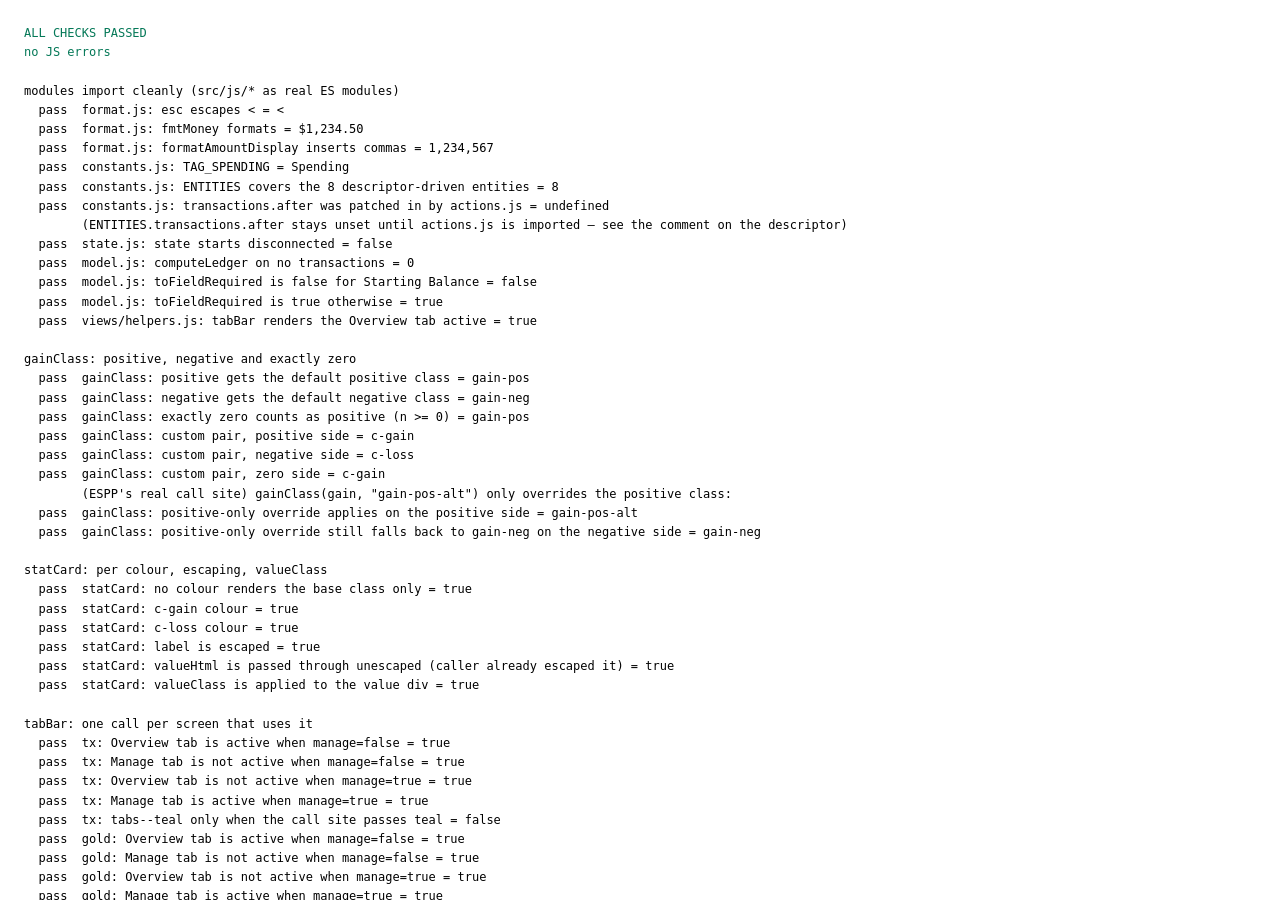
<file: test/unit.html>
<!DOCTYPE html>
<html>
<head>
<meta charset="utf-8">
<title>Finance Tracker — unit tests</title>
<style>
  #report {
    position: fixed; inset: 0; z-index: 9999; overflow: auto; margin: 0;
    padding: 24px; background: #fff; font: 12px/1.6 ui-monospace, Menlo, Consolas, monospace;
    white-space: pre-wrap;
  }
  #report:empty { display: none; }
  .pass { color: #047857; }
  .fail { color: #dc2626; font-weight: 700; }
</style>
</head>
<body>
<pre id="report"></pre>

<script type="module">
/* Unit tests against src/js/* directly, importing the real modules rather than
   driving the app through the DOM (that's smoke.html/golden.html/crud.html).
   Milestone 6 (docs/plan.md) left this near-empty on purpose — Milestone 8 pays
   that back now that the whole app has been through the module split. What's
   here proves things the DOM harnesses can't reach directly:
     - the modules are genuinely importable as ES modules from outside the app
       shell, not just reachable from index.html;
     - the module graph the split produced has no import cycle — the plan's own
       warning is that a cycle fails at boot with an undefined binding, not at
       the call site, so it's worth catching by inspection too;
     - buildViewModel()'s arithmetic, called directly rather than inferred from
       rendered HTML (the "direct view-model check" Milestone 4 deferred, since
       buildViewModel() was still sealed inside app.js's IIFE at that point);
     - the small pure helpers (gainClass, statCard, tabBar, dataTable, parseEnv)
       at the boundary values a screen walk wouldn't necessarily land on. */

import { esc, fmtMoney, fmtEGP, formatAmountDisplay, parseEnv } from '../src/js/format.js';
import { TAG_SPENDING, ENTITIES } from '../src/js/constants.js';
import { state } from '../src/js/state.js';
import { computeLedger, toFieldRequired, buildViewModel, gainClass } from '../src/js/model.js';
import { tabBar, statCard, dataTable } from '../src/js/views/helpers.js';
import {
  parseGoldApiPrice, parseAlphaVantageQuote, parseFxRate,
  isoDateFromUnixSeconds, isoDateFromDateString,
} from '../src/js/marketData.js';

window.__errors = [];
window.onerror = function (m, s, l, c) { window.__errors.push('ERROR: ' + m + ' @' + l + ':' + c); };
window.addEventListener('unhandledrejection', function (e) {
  window.__errors.push('REJECT: ' + ((e.reason && e.reason.message) || e.reason));
});

var log = [];
var failures = 0;
function check(name, actual, expected) {
  var ok = String(actual) === String(expected);
  if (!ok) failures++;
  log.push((ok ? '  pass  ' : '  FAIL  ') + name + (ok ? ' = ' + actual : ' — expected ' + expected + ', got ' + actual));
}
function note(text) { log.push('        ' + text); }
function section(text) { log.push('\n' + text); }

section('modules import cleanly (src/js/* as real ES modules)');
check('format.js: esc escapes <', esc('<'), '&lt;');
check('format.js: fmtMoney formats', fmtMoney(1234.5), '$1,234.50');
check('format.js: formatAmountDisplay inserts commas', formatAmountDisplay('1234567'), '1,234,567');
check('constants.js: TAG_SPENDING', TAG_SPENDING, 'Spending');
check('constants.js: ENTITIES covers the 8 descriptor-driven entities', Object.keys(ENTITIES).length, 8);
check('constants.js: transactions.after was patched in by actions.js', typeof ENTITIES.transactions.after, 'undefined');
note('(ENTITIES.transactions.after stays unset until actions.js is imported — see the comment on the descriptor)');
check('state.js: state starts disconnected', state.connected, false);
check('model.js: computeLedger on no transactions', computeLedger('Acct', []).length, 0);
check('model.js: toFieldRequired is false for Starting Balance', toFieldRequired('Starting Balance'), false);
check('model.js: toFieldRequired is true otherwise', toFieldRequired('Groceries'), true);
check('views/helpers.js: tabBar renders the Overview tab active', tabBar('x', false).indexOf('data-act="xTabOverview"') !== -1, true);

/* ------------------------------------------------------------ gainClass --- */

section('gainClass: positive, negative and exactly zero');
check('gainClass: positive gets the default positive class', gainClass(5), 'gain-pos');
check('gainClass: negative gets the default negative class', gainClass(-5), 'gain-neg');
check('gainClass: exactly zero counts as positive (n >= 0)', gainClass(0), 'gain-pos');
check('gainClass: custom pair, positive side', gainClass(5, 'c-gain', 'c-loss'), 'c-gain');
check('gainClass: custom pair, negative side', gainClass(-5, 'c-gain', 'c-loss'), 'c-loss');
check('gainClass: custom pair, zero side', gainClass(0, 'c-gain', 'c-loss'), 'c-gain');
note('(ESPP\'s real call site) gainClass(gain, "gain-pos-alt") only overrides the positive class:');
check('gainClass: positive-only override applies on the positive side', gainClass(5, 'gain-pos-alt'), 'gain-pos-alt');
check('gainClass: positive-only override still falls back to gain-neg on the negative side', gainClass(-5, 'gain-pos-alt'), 'gain-neg');

/* ------------------------------------------------------------- statCard --- */

section('statCard: per colour, escaping, valueClass');
check('statCard: no colour renders the base class only', statCard('Label', '$1').indexOf('class="stat"') !== -1, true);
check('statCard: c-gain colour', statCard('Label', '$1', 'c-gain').indexOf('class="stat c-gain"') !== -1, true);
check('statCard: c-loss colour', statCard('Label', '$1', 'c-loss').indexOf('class="stat c-loss"') !== -1, true);
check('statCard: label is escaped', statCard('<b>', '$1').indexOf('&lt;b&gt;') !== -1, true);
check('statCard: valueHtml is passed through unescaped (caller already escaped it)', statCard('L', '<b>$1</b>').indexOf('<b>$1</b>') !== -1, true);
check('statCard: valueClass is applied to the value div', statCard('L', '$1', '', 'gain-pos').indexOf('class="stat-value gain-pos"') !== -1, true);

/* -------------------------------------------------------------- tabBar --- */

section('tabBar: one call per screen that uses it');
/* prefix, teal — the exact arguments each of the five call sites passes
   (views/transactions.js, gold.js, certs.js, provident-fund.js, stocks.js). */
[
  ['tx', false], ['gold', false], ['certs', false], ['pf', false], ['stock', true],
].forEach(function (row) {
  var prefix = row[0], teal = row[1];
  var overviewHtml = tabBar(prefix, false, teal);
  check(prefix + ': Overview tab is active when manage=false', overviewHtml.indexOf('class="tab active" data-act="' + prefix + 'TabOverview"') !== -1, true);
  check(prefix + ': Manage tab is not active when manage=false', overviewHtml.indexOf('class="tab" data-act="' + prefix + 'TabManage"') !== -1, true);
  var manageHtml = tabBar(prefix, true, teal);
  check(prefix + ': Overview tab is not active when manage=true', manageHtml.indexOf('class="tab" data-act="' + prefix + 'TabOverview"') !== -1, true);
  check(prefix + ': Manage tab is active when manage=true', manageHtml.indexOf('class="tab active" data-act="' + prefix + 'TabManage"') !== -1, true);
  check(prefix + ': tabs--teal only when the call site passes teal', overviewHtml.indexOf('tabs--teal') !== -1, !!teal);
});
note('Stocks is the one tabBar call site with teal=true (views/stocks.js); the other four omit it.');

/* ------------------------------------------------------------ dataTable --- */

section('dataTable: zero rows, one row, a row with no actions');
var zeroRowsHtml = dataTable({ columns: [{ label: 'Name' }], rows: [], cells: function () { return ''; } });
check('dataTable: zero rows still renders the header', zeroRowsHtml.indexOf('<thead><tr><th class="th">Name</th></tr></thead>') !== -1, true);
check('dataTable: zero rows renders no <tr class="row">', zeroRowsHtml.indexOf('<tr class="row"') === -1, true);

var oneRowHtml = dataTable({ rows: [{ index: 0, name: 'Alex' }], cells: function (r) { return '<td>' + esc(r.name) + '</td>'; } });
check('dataTable: headerless (no columns) renders no <thead>', oneRowHtml.indexOf('<thead>') === -1, true);
check('dataTable: one row renders exactly one <tr class="row">', (oneRowHtml.match(/<tr class="row"/g) || []).length, 1);
check('dataTable: one row cell content', oneRowHtml.indexOf('<td>Alex</td>') !== -1, true);

var noActionsHtml = dataTable({ rows: [{ index: 0 }], cells: function () { return '<td>x</td>'; } });
check('dataTable: rowActions omitted renders no Edit/Delete buttons', noActionsHtml.indexOf('btn-edit') === -1 && noActionsHtml.indexOf('btn-del') === -1, true);

var withActionsHtml = dataTable({
  rows: [{ index: 2 }], cells: function () { return '<td>x</td>'; },
  rowActions: { editAct: 'editThing', deleteAct: 'deleteThing', tdClass: 'act-td' },
});
check('dataTable: rowActions present renders both buttons addressed at row.index', withActionsHtml.indexOf('data-act="editThing" data-i="2"') !== -1
  && withActionsHtml.indexOf('data-act="deleteThing" data-i="2"') !== -1, true);

/* ------------------------------------------------------------ parseEnv --- */

section('parseEnv: comments, padding, quotes, a missing "="');
var envText = [
  '# example .env',
  '  GOOGLE_OAUTH_CLIENT_ID = abc123.apps.googleusercontent.com  ',
  'SPREADSHEET_ID="1AbC has spaces"',
  "SINGLE_QUOTED='value with spaces'",
  'NOEQUALSSIGNLINE',
  '',
  '# trailing comment, ignored',
].join('\n');
var env = parseEnv(envText);
check('parseEnv: comment line contributes no key', '# example .env' in env, false);
check('parseEnv: padding around key and "=" is trimmed', env.GOOGLE_OAUTH_CLIENT_ID, 'abc123.apps.googleusercontent.com');
check('parseEnv: double-quoted value is unwrapped', env.SPREADSHEET_ID, '1AbC has spaces');
check('parseEnv: single-quoted value is unwrapped', env.SINGLE_QUOTED, 'value with spaces');
check('parseEnv: line with no "=" is skipped, not a key with an empty value', 'NOEQUALSSIGNLINE' in env, false);
check('parseEnv: exactly the 3 real keys survive (comments/blank/malformed do not)', Object.keys(env).length, 3);

/* ---------------------------------------------------------- marketData --- */

/* No live network call is exercised here — that's fetch(), a thin wrapper
   this file doesn't import. What's checked is the pure half: response JSON
   in, {price, asOf} / {rate, asOf} out, or a specific thrown Error — the same
   split src/js/marketData.js documents at its top. withFrozenDate is defined
   further down this file; module-scope function declarations are hoisted, so
   calling it here is fine. */

section('marketData.js: isoDateFromUnixSeconds / isoDateFromDateString');
check('isoDateFromUnixSeconds: a real timestamp', isoDateFromUnixSeconds(1735689600), '2025-01-01');
check('isoDateFromUnixSeconds: zero is falsy, not epoch', isoDateFromUnixSeconds(0), '');
check('isoDateFromUnixSeconds: undefined', isoDateFromUnixSeconds(undefined), '');
check('isoDateFromDateString: an ISO string', isoDateFromDateString('2025-08-01T00:02:35Z'), '2025-08-01');
check('isoDateFromDateString: unparsable text', isoDateFromDateString('not a date'), '');
check('isoDateFromDateString: empty string', isoDateFromDateString(''), '');

section('marketData.js: parseGoldApiPrice (GoldAPI.io, XAU/EGP)');
check('parseGoldApiPrice: price + timestamp',
  JSON.stringify(parseGoldApiPrice({ price_gram_24k: 4123.5, timestamp: 1735689600 })),
  JSON.stringify({ price: 4123.5, asOf: '2025-01-01' }));
withFrozenDate('2026-03-10', function () {
  check('parseGoldApiPrice: no timestamp falls back to today',
    parseGoldApiPrice({ price_gram_24k: 4000 }).asOf, '2026-03-10');
});
check('parseGoldApiPrice: an error field throws it', (function () {
  try { parseGoldApiPrice({ error: 'invalid access token' }); return '(did not throw)'; }
  catch (e) { return e.message; }
})(), 'invalid access token');
check('parseGoldApiPrice: no 24k price throws', (function () {
  try { parseGoldApiPrice({}); return '(did not throw)'; }
  catch (e) { return e.message; }
})(), 'GoldAPI.io response had no 24k gram price.');

section('marketData.js: parseAlphaVantageQuote (Alpha Vantage GLOBAL_QUOTE)');
check('parseAlphaVantageQuote: price + latest trading day',
  JSON.stringify(parseAlphaVantageQuote({ 'Global Quote': { '05. price': '135.28', '07. latest trading day': '2026-02-14' } }, 'TDC')),
  JSON.stringify({ price: 135.28, asOf: '2026-02-14' }));
withFrozenDate('2026-03-10', function () {
  check('parseAlphaVantageQuote: no trading day falls back to today',
    parseAlphaVantageQuote({ 'Global Quote': { '05. price': '10' } }, 'TDC').asOf, '2026-03-10');
});
check('parseAlphaVantageQuote: Error Message throws it', (function () {
  try { parseAlphaVantageQuote({ 'Error Message': 'Invalid API call' }, 'ZZZZ'); return '(did not throw)'; }
  catch (e) { return e.message; }
})(), 'Invalid API call');
check('parseAlphaVantageQuote: rate-limit Note throws it', (function () {
  try { parseAlphaVantageQuote({ Note: 'API call frequency exceeded' }, 'TDC'); return '(did not throw)'; }
  catch (e) { return e.message; }
})(), 'API call frequency exceeded');
check('parseAlphaVantageQuote: no price names the symbol', (function () {
  try { parseAlphaVantageQuote({ 'Global Quote': {} }, 'TDC'); return '(did not throw)'; }
  catch (e) { return e.message; }
})(), 'Alpha Vantage returned no price for TDC.');

section('marketData.js: parseFxRate (open.er-api.com)');
check('parseFxRate: success + EGP rate + time_last_update_utc',
  JSON.stringify(parseFxRate({ result: 'success', rates: { EGP: 47.99 }, time_last_update_utc: '2025-08-01T00:02:35Z' }, 'USD')),
  JSON.stringify({ rate: 47.99, asOf: '2025-08-01' }));
withFrozenDate('2026-03-10', function () {
  check('parseFxRate: no time_last_update_utc falls back to today',
    parseFxRate({ result: 'success', rates: { EGP: 47.99 } }, 'USD').asOf, '2026-03-10');
});
check('parseFxRate: non-success result names the currency', (function () {
  try { parseFxRate({ result: 'error' }, 'ZZZ'); return '(did not throw)'; }
  catch (e) { return e.message; }
})(), 'Exchange-rate lookup failed for ZZZ.');
check('parseFxRate: non-success result prefers error-type', (function () {
  try { parseFxRate({ result: 'error', 'error-type': 'unsupported-code' }, 'ZZZ'); return '(did not throw)'; }
  catch (e) { return e.message; }
})(), 'unsupported-code');
check('parseFxRate: success but no EGP rate', (function () {
  try { parseFxRate({ result: 'success', rates: {} }, 'USD'); return '(did not throw)'; }
  catch (e) { return e.message; }
})(), 'No EGP rate in the response for USD.');

/* ------------------------------------------------------- buildViewModel --- */

/* certificatesModel measures days-to-maturity against the real wall clock
   (`new Date()`), which a byte-exact expectation can't depend on without going
   stale the next calendar day. Freezing the global Date constructor for the
   duration of this section — restored in `finally` — pins "today" without
   touching model.js: every call site in this codebase only ever does
   `new Date()` or `new Date(someString)`, so a real Date instance built from
   RealDate covers both without needing a full Date polyfill. */
function withFrozenDate(isoDate, fn) {
  var RealDate = window.Date;
  function FrozenDate(arg) {
    return arguments.length === 0 ? new RealDate(isoDate) : new RealDate(arg);
  }
  window.Date = FrozenDate;
  try { return fn(); } finally { window.Date = RealDate; }
}

section('buildViewModel(): per-domain builders against a frozen state fixture');

/* A snapshot of every state.js key, so this fixture can be undone afterwards —
   state is a module-scoped singleton, and nothing downstream in this file
   should see it in a fixture shape. Every value in state.js is plain data
   (strings/numbers/arrays/plain objects), so a JSON round-trip clones it. */
var stateSnapshot = JSON.parse(JSON.stringify(state));

state.accounts = ['Checking', 'Savings'];
state.accountOwners = { Checking: 'Alex', Savings: 'Alex' };
state.accountTags = { Checking: 'Spending', Savings: 'Saving > Other' };
state.types = ['Starting Balance', 'Transfer'];
state.tags = ['Spending', 'Saving > Other'];
state.transactions = [
  { Date: '2026-01-01', Amount: 1000, Description: 'Opening balance', 'Transaction Type': 'Starting Balance', 'From Account': 'Checking', 'To Account': '' },
  { Date: '2026-01-10', Amount: 200, Description: 'Transfer to savings', 'Transaction Type': 'Transfer', 'From Account': 'Checking', 'To Account': 'Savings' },
];
state.goldItems = [
  { Quantity: 2, Type: '24K', Brand: 'X', 'Weight (gm)': 5, Where: 'Vault', 'Purchase Price per Gram (EGP)': 3000, 'Purchase Date': '2024-01-01', 'Current Price per Gram (EGP)': 4000, 'As Of': '2026-01-01', Tag: 'Saving > Other' },
];
state.certItems = [
  { 'Certificate Number': 'C-1', 'Product Name': 'Cert A', 'Open Date': '2025-01-01', Amount: 1000, Currency: 'USD', 'Interest Frequency': '1 Year', 'Maturity Date': '2026-02-15', 'Interest Rate': 0.1, Tag: 'Saving > Other' },
];
state.rates = [{ Currency: 'USD', 'Rate to EGP': 50, 'As Of': '2026-01-01' }];
state.providentFund = { Balance: 20000, 'As Of': '2026-01-01', Tag: 'Saving > Other' };
state.stockMeta = { Symbol: 'ACME', 'Current Price (USD)': 100, 'Cash (USD)': 50, 'As Of': '2026-01-01' };
state.stockHoldings = [{ Source: 'Vested RSU', Label: 'Lot1', Quantity: 10, 'Cost Basis (USD)': 800, 'Acquired Date': '2025-01-01', Tag: 'Saving > Other' }];
state.stockVesting = [{ 'Vest Date': '2027-03-01', Grant: 'G1', Units: 5 }];
state.planItems = [{ Step: '1', Item: 'Consolidate accounts', Status: 'Done', Notes: '', Version: 'v1' }];
state.activeSheet = 'dashboard';

/* try/finally so a bug in the fixture reports as a normal FAIL rather than an
   uncaught exception that aborts the rest of this module script (the import-
   cycle check below would never run), and so state is restored either way. */
try {
withFrozenDate('2026-01-15', function () {
  var v = buildViewModel();

  note('goldModel: 2 lots x 5gm @ 4000 now vs 3000 purchase');
  check('goldModel: total current value', v.goldTotalCurrentDisplay, fmtEGP(10 * 4000));
  check('goldModel: total purchase cost', v.goldTotalPurchaseDisplay, fmtEGP(10 * 3000));
  check('goldModel: gain', v.goldGainDisplay, '+' + fmtEGP(10000));
  check('goldModel: gain %', v.goldGainPctDisplay, '+33.3%');
  check('goldModel: gain card class (positive)', v.goldGainCardClass, 'c-gain');

  note('certificatesModel: 1000 USD @ 50 EGP/USD, matures 2026-02-15, "today" frozen at 2026-01-15 (31d out)');
  check('certificatesModel: total current (principal x rate)', v.certTotalCurrentDisplay, fmtEGP(50000));
  check('certificatesModel: total at maturity (principal x (1+rate) x fx)', v.certTotalMaturityDisplay, fmtEGP(55000));
  check('certificatesModel: gain', v.certGainDisplay, '+' + fmtEGP(5000));
  check('certificatesModel: maturity flag within the 60-day watch window', v.certGroups[0].rows[0].flagText, 'Matures in 31d');
  check('certificatesModel: maturity flag class', v.certGroups[0].rows[0].flagClass, 'flag--soon');

  note('stocksModel: 10 vested-RSU shares @ $100, $50 cash, 5 unvested units');
  check('stocksModel: sellable now = share value + cash', v.sellableNowDisplay, fmtMoney(1050));
  check('stocksModel: RSU gain (value - cost)', v.stockNowGainDisplay, '+' + fmtMoney(200));
  check('stocksModel: unvested value at current price', v.unvestedTotalDisplay, fmtMoney(500));
  check('stocksModel: vesting-by-year label groups by month then year', v.vestingByYear[0].label, 'Mar 2027');

  note('providentFundModel: single record, no index/list/delete');
  check('providentFundModel: balance', v.pfBalanceDisplay, fmtEGP(20000));

  note('planModel: buckets plan items into their Step 1/2/3 groups');
  check('planModel: step 1 has the one seeded item', v.planStepGroups[0].items.length, 1);
  check('planModel: steps 2 and 3 are empty', v.planStepGroups[1].empty && v.planStepGroups[2].empty, true);

  note('transactionsModel: default sort is Date desc, ties broken by original index desc');
  check('transactionsModel: newest transaction sorts first', v.transactionRows[0].date, '2026-01-10');
  check('transactionsModel: recent-transactions strip mirrors the same order', v.recentTransactions[0].amountDisplay, fmtMoney(200));

  note('dashboardModel: composes gold + certificates + stocks + provident fund + saving cash by currency (functional-reqs.md#dashboard-totals)');
  var expEgpNative = 40000 /* gold */ + 20000 /* PF */ + 200 /* Savings account balance */;
  var expUsdNative = 1000 /* cert */ + 1050 /* sellable now */;
  check('dashboardModel: EGP-native card', v.currencyCards[0].nativeDisplay, fmtEGP(expEgpNative));
  check('dashboardModel: USD-native card', v.currencyCards[1].nativeDisplay, fmtMoney(expUsdNative));
  check('dashboardModel: total savings = EGP-native + USD-native x rate (no EUR here)', v.totalSavingsEgpDisplay, fmtEGP(expEgpNative + expUsdNative * 50));
  check('dashboardModel: maturity watch carries the cert (soon) and the sellable RSU line', v.maturityWatchRows.length, 2);
  check('dashboardModel: Spending group subtotal is Checking\'s ledger balance', v.spendingGroups[0].subtotalDisplay, fmtMoney(800));
  check('dashboardModel: Saving > Other group subtotal is Savings\' ledger balance', v.otherSavingGroups[0].subtotalDisplay, fmtMoney(200));

  note('buildViewModel() is pure: same state, called twice, identical output');
  var v2 = buildViewModel();
  check('buildViewModel: purity — no shared intermediate mutated between calls', JSON.stringify(v2) === JSON.stringify(v), true);

  note('ledgerModel: only populated when activeSheet is the account: pseudo-screen');
  state.activeSheet = 'account:Checking';
  var v3 = buildViewModel();
  check('ledgerModel: current balance is the last ledger row\'s running balance', v3.ledgerCurrentBalanceDisplay, fmtMoney(800));
  check('ledgerModel: rows are newest first', v3.ledgerRows[0].date, '2026-01-10');
  check('ledgerModel: newest row type/class for a debit', v3.ledgerRows[0].typeClass, 'type-out');
  check('ledgerModel: owner comes from accountOwners', v3.ledgerOwnerDisplay, 'Alex');
});
} catch (e) {
  failures++;
  log.push('  FAIL  buildViewModel fixture section threw: ' + (e && e.message || e));
} finally {
  /* Undo the fixture regardless of whether the checks above passed. */
  Object.keys(stateSnapshot).forEach(function (k) { state[k] = stateSnapshot[k]; });
}

/* ------------------------------------------------- no import cycles --- */

section('no import cycles across src/js/*.js');

/* Paths relative to src/ — one entry per module file this milestone created.
   A file missing from this list just won't be checked; it won't produce a
   false pass or fail. */
var MODULE_FILES = [
  'app.js',
  'js/format.js', 'js/constants.js', 'js/state.js', 'js/sheets.js', 'js/marketData.js', 'js/model.js',
  'js/views.js', 'js/actions.js',
  'js/views/helpers.js', 'js/views/sidebar.js', 'js/views/settings.js', 'js/views/dashboard.js',
  'js/views/lists.js', 'js/views/plan.js', 'js/views/transactions.js', 'js/views/gold.js',
  'js/views/certs.js', 'js/views/stocks.js', 'js/views/provident-fund.js', 'js/views/prices.js',
  'js/views/ledger.js',
];

function resolveSpec(baseFile, spec) {
  var parts = baseFile.split('/');
  parts.pop(); // directory of baseFile
  spec.split('/').forEach(function (p) {
    if (p === '.' || p === '') return;
    if (p === '..') parts.pop();
    else parts.push(p);
  });
  return parts.join('/');
}

Promise.all(MODULE_FILES.map(function (f) {
  return fetch('../src/' + f).then(function (res) { return res.text(); }).then(function (text) { return [f, text]; });
})).then(function (entries) {
  var graph = {};
  entries.forEach(function (entry) {
    var file = entry[0];
    var noComments = entry[1].replace(/\/\*[\s\S]*?\*\//g, '');
    var re = /(?:^|\s)(?:import|export)\s+[^'";]*from\s+['"]([^'"]+)['"]/g;
    var edges = [];
    var m;
    while ((m = re.exec(noComments))) edges.push(resolveSpec(file, m[1]));
    graph[file] = edges;
  });

  var totalEdges = Object.keys(graph).reduce(function (sum, f) { return sum + graph[f].length; }, 0);
  check('module graph was parsed (edges found)', totalEdges > 0, true);

  var WHITE = 0, GRAY = 1, BLACK = 2;
  var color = {};
  Object.keys(graph).forEach(function (f) { color[f] = WHITE; });
  var cyclePath = null;

  function visit(node, path) {
    if (cyclePath) return;
    color[node] = GRAY;
    path.push(node);
    (graph[node] || []).forEach(function (next) {
      if (cyclePath) return;
      if (!(next in graph)) return; // outside the tracked set (shouldn't happen)
      if (color[next] === GRAY) { cyclePath = path.concat(next); return; }
      if (color[next] === WHITE) visit(next, path);
    });
    path.pop();
    color[node] = BLACK;
  }
  Object.keys(graph).forEach(function (f) { if (color[f] === WHITE) visit(f, []); });

  check('module graph is acyclic', cyclePath ? cyclePath.join(' -> ') : '(none)', '(none)');
  if (cyclePath) note('cycle: ' + cyclePath.join(' -> '));
}).then(function () {
  finish();
}).catch(function (e) {
  failures++;
  log.push('  FAIL  import-cycle check threw: ' + (e && e.message || e));
  finish();
});

function finish() {
  document.getElementById('report').innerHTML =
    (failures === 0 ? '<span class="pass">ALL CHECKS PASSED</span>' : '<span class="fail">' + failures + ' CHECK(S) FAILED</span>')
    + '\n' + (window.__errors.length
      ? '<span class="fail">JS errors: ' + window.__errors.join('; ') + '</span>'
      : '<span class="pass">no JS errors</span>')
    + '\n' + log.join('\n').replace(/  FAIL /g, '  <span class="fail">FAIL</span> ');
}
</script>
</body>
</html>
</file>
<file: src/css/base.css>
/* AK47 Finance Tracker — base layer: cascade reset, design tokens, body,
   links, and the persistent app shell (`.app`/`.main` layout, `.sidebar` nav).
   Loads first — see index.html for the load-bearing tag order. */

:root {
  /* brand colours */
  --color-purple: #7c3aed;
  --color-purple-dark: #6d28d9;
  --color-teal: #0d9488;
  --color-teal-dark: #0f766e;
  --color-amber: #d97706;
  --color-blue: #2563eb;

  /* border grey, reused on every panel/table/tab border */
  --color-border: #e2e4e8;

  /* the four repeated font sizes */
  --font-size-sm: 11px;
  --font-size-base: 12px;
  --font-size-md: 13px;
  --font-size-lg: 14px;

  /* the three repeated border radii */
  --radius-sm: 6px;
  --radius-md: 8px;
  --radius-lg: 10px;
}

/* ---------------------------------------------------------------- base --- */

body {
  margin: 0;
  background: #ffffff;
  color: #16181d;
  font-family: -apple-system, BlinkMacSystemFont, 'Segoe UI', Helvetica, Arial, sans-serif;
}

a { color: var(--color-purple); }
a:hover { color: var(--color-purple-dark); }
::placeholder { color: #9aa0a8; }

/* -------------------------------------------------------------- layout --- */

.app {
  display: flex;
  height: 100vh;
}

.main {
  flex: 1;
  overflow-y: auto;
  padding: 32px 40px;
  box-sizing: border-box;
}

/* ------------------------------------------------------------- sidebar --- */

.sidebar {
  width: 240px;
  flex-shrink: 0;
  background: #f5f3ff;
  border-right: 1px solid var(--color-border);
  display: flex;
  flex-direction: column;
  padding: 20px 12px;
  box-sizing: border-box;
  overflow-y: auto;
  overflow-x: hidden;
  transition: width 0.15s;
}

.sidebar.collapsed { width: 52px; }

.sb-head {
  display: flex;
  align-items: center;
  justify-content: space-between;
  padding: 0 8px 16px 8px;
}

.sb-title {
  display: flex;
  align-items: baseline;
  gap: 6px;
}

.sb-title-text {
  font-size: 15px;
  font-weight: 700;
  letter-spacing: -0.01em;
}

.sb-badge {
  font-size: 10px;
  font-weight: 700;
  color: var(--color-purple);
  background: #ede9fe;
  padding: 2px 6px;
  border-radius: var(--radius-lg);
}

.sb-toggle {
  cursor: pointer;
  font-size: var(--font-size-lg);
  color: #8a8f98;
  padding: 4px;
  flex-shrink: 0;
}

.nav-group {
  display: flex;
  flex-direction: column;
  gap: 2px;
}

.nav-item {
  padding: 9px 8px;
  border-radius: 7px;
  font-size: var(--font-size-md);
  cursor: pointer;
  font-weight: 400;
  background: transparent;
  color: #374151;
}

.nav-item.active {
  font-weight: 600;
  background: #ede9fe;
  color: var(--color-purple);
}

.nav-section {
  display: flex;
  align-items: center;
  gap: 4px;
  cursor: pointer;
  font-size: var(--font-size-sm);
  font-weight: 600;
  color: #8a8f98;
  text-transform: uppercase;
  letter-spacing: 0.04em;
  padding: 16px 8px 6px 8px;
}

.nav-empty {
  font-size: var(--font-size-base);
  color: #9aa0a8;
  padding: 6px 8px;
}

.nav-spacer { flex: 1; }

.sb-footer-nav {
  border-top: 1px solid var(--color-border);
  padding-top: 12px;
  margin-top: 4px;
}

.sb-conn {
  border-top: 1px solid var(--color-border);
  padding-top: 12px;
  margin-top: 12px;
  display: flex;
  flex-direction: column;
  gap: 8px;
}

.sb-status {
  font-size: var(--font-size-base);
  color: #6b7280;
  padding: 0 8px;
}

.sb-btn {
  font-family: inherit;
  font-size: var(--font-size-base);
  font-weight: 400;
  padding: 7px 8px;
  border: 1px solid var(--color-border);
  background: #fff;
  border-radius: var(--radius-sm);
  cursor: pointer;
  text-align: left;
}

a.sb-btn {
  text-decoration: none;
  color: #16181d;
  display: block;
  box-sizing: border-box;
}
</file>
<file: src/css/components.css>
/* AK47 Finance Tracker — reusable UI pieces shared across every screen:
   chevrons, page furniture (titles/hints/banners/toast), tabs, forms,
   buttons, tables, stat cards, pills, and the value-colour classes
   (gain/loss, flags, transaction-type colours). Loads second — see
   index.html for the load-bearing tag order. */

/* ------------------------------------------------------------ chevrons --- */

.chev {
  display: inline-block;
  transition: transform 0.15s;
  transform: rotate(0deg);
}

.chev.open { transform: rotate(90deg); }

.chev-saving { color: var(--color-amber); }
.chev-spending { color: #06b6d4; }
.chev-settings { color: #d946ef; }

/* ------------------------------------------------------ page furniture --- */

.page-title {
  font-size: 20px;
  margin: 0 0 20px 0;
}

.page-title--tight { margin-bottom: 6px; }
.page-title--mid { margin-bottom: 16px; }
.page-title--sub { margin-bottom: 4px; }
.page-title--flush { margin: 0; }

.page-head {
  display: flex;
  justify-content: space-between;
  align-items: center;
  margin-bottom: 16px;
}

.page-head--tight { margin-bottom: 6px; }

.hint {
  font-size: var(--font-size-md);
  color: #6b7280;
  line-height: 1.5;
  margin: 0 0 18px 0;
}

.subhead {
  font-size: 15px;
  font-weight: 700;
  margin-bottom: 4px;
}

.subhint {
  font-size: var(--font-size-base);
  color: #6b7280;
  line-height: 1.5;
  margin: 0 0 14px 0;
}

.error-banner {
  background: #fef2f2;
  border: 1px solid #fecaca;
  color: #dc2626;
  font-size: var(--font-size-md);
  padding: 10px 14px;
  border-radius: var(--radius-md);
  margin-bottom: 16px;
  white-space: pre-wrap;
}

.toast {
  position: fixed;
  top: 16px;
  right: 24px;
  background: #16181d;
  color: #fff;
  font-size: var(--font-size-base);
  padding: 8px 14px;
  border-radius: 20px;
}

/* ---------------------------------------------------------------- tabs --- */

.tabs {
  display: flex;
  gap: 4px;
  margin-bottom: 20px;
}

.tab {
  padding: 9px 18px;
  border-radius: var(--radius-md) var(--radius-md) 0 0;
  font-size: var(--font-size-md);
  font-weight: 600;
  cursor: pointer;
  border: 1px solid var(--color-border);
  border-bottom: none;
  background: #f5f3ff;
  color: #6b7280;
}

.tab.active {
  background: #fff;
  color: var(--color-purple);
}

.tabs--teal .tab.active { color: var(--color-teal-dark); }

/* --------------------------------------------------------------- forms --- */

.form-panel {
  background: #f5f3ff;
  border-radius: var(--radius-lg);
  padding: 16px;
  margin-bottom: 20px;
  display: flex;
  gap: 10px;
  align-items: flex-end;
}

.form-grid {
  background: #f5f3ff;
  border-radius: var(--radius-lg);
  padding: 16px;
  margin-bottom: 20px;
  display: grid;
  gap: 10px;
  align-items: flex-end;
}

.panel {
  background: #f5f3ff;
  border-radius: var(--radius-lg);
  padding: 16px 16px 6px 16px;
  margin-bottom: 20px;
}

.panel-solid {
  background: #f5f3ff;
  border-radius: var(--radius-lg);
  padding: 16px;
  margin-bottom: 24px;
}

.panel-title {
  font-size: var(--font-size-md);
  font-weight: 700;
  margin-bottom: 12px;
}

.panel-note {
  font-size: var(--font-size-sm);
  color: #9aa0a8;
  margin-top: 10px;
}

.grid {
  display: grid;
  gap: 10px;
  align-items: flex-end;
  margin-bottom: 14px;
}

.field { flex: 1; }

.lbl {
  font-size: var(--font-size-base);
  font-weight: 600;
  color: #374151;
  display: block;
  margin-bottom: 4px;
}

.lbl.sm { font-size: var(--font-size-sm); }

.input {
  width: 100%;
  box-sizing: border-box;
  padding: 9px 10px;
  border: 1px solid #d7dae0;
  border-radius: 7px;
  font-size: var(--font-size-md);
}

.input--form {
  padding: 8px 10px;
  border-radius: var(--radius-sm);
}

.input-sm {
  width: 100%;
  box-sizing: border-box;
  padding: 8px;
  border: 1px solid #d7dae0;
  border-radius: var(--radius-sm);
  font-size: var(--font-size-md);
}

.input-sm.auto { width: 200px; }
.input-sm.white { background: #fff; }

.search-input {
  width: 100%;
  box-sizing: border-box;
  padding: 9px 12px;
  border: 1px solid var(--color-border);
  border-radius: var(--radius-md);
  font-size: var(--font-size-md);
  margin-bottom: 14px;
}

.disabled-field {
  opacity: 0.4;
  pointer-events: none;
}

.btn-row {
  display: flex;
  gap: 8px;
}

.btn-row--sm { gap: 6px; }

/* Grid form cells wrap their own select/input; keep them from stretching. */
.form-grid > div,
.grid > div { min-width: 0; }

/* Per-form column tracks. */
.tx-form {
  grid-template-columns: 1fr 1fr 1.4fr 1fr 1fr 1fr auto;
  margin-bottom: 18px;
}

.plan-form {
  grid-template-columns: 0.6fr 1.6fr 1fr 1.4fr auto;
  margin-bottom: 24px;
}

.pf-form {
  grid-template-columns: 1fr 1fr 1fr auto;
  margin-bottom: 0;
}

.holding-form {
  grid-template-columns: 1fr 2fr 1fr 1.2fr 1.1fr auto;
  margin-bottom: 16px;
}

.vesting-form {
  grid-template-columns: 1.2fr 1.6fr 1.2fr auto;
  margin-bottom: 16px;
}

.gold-price-form {
  grid-template-columns: 1fr 1fr auto;
  padding: 12px 16px;
}

.gold-fetch-form {
  grid-template-columns: 1fr auto;
  padding: 12px 16px;
}

.gold-form-a { grid-template-columns: 0.8fr 1.3fr 1.3fr 1fr 1.3fr; }
.gold-form-b { grid-template-columns: 1.2fr 1fr 1.3fr auto; }
.cert-form-a { grid-template-columns: 1.6fr 1.8fr 1fr 1fr; }
.cert-form-b { grid-template-columns: 0.9fr 1.1fr 1fr 1.3fr auto; }

.rate-form {
  display: grid;
  grid-template-columns: 1fr 1fr 1fr auto auto;
  gap: 10px;
  align-items: flex-end;
}

.stock-price-form {
  display: grid;
  grid-template-columns: 0.8fr 1.1fr 1.1fr 1.1fr auto;
  gap: 10px;
  align-items: flex-end;
}

.stock-fetch-form {
  display: grid;
  grid-template-columns: 1fr auto;
  gap: 10px;
  align-items: flex-end;
  margin-bottom: 12px;
}

/* ------------------------------------------------------------- buttons --- */

.btn-p {
  padding: 8px 16px;
  background: var(--color-purple);
  color: #fff;
  border: none;
  border-radius: var(--radius-sm);
  font-size: var(--font-size-md);
  font-weight: 600;
  cursor: pointer;
}

.btn-p--tight {
  padding: 8px 14px;
  white-space: nowrap;
}

.btn-p--gold { background: var(--color-amber); }
.btn-p--blue { background: var(--color-blue); }
.btn-p--teal { background: var(--color-teal); }

.btn-ghost {
  padding: 8px 14px;
  background: #fff;
  border: 1px solid #d7dae0;
  border-radius: var(--radius-sm);
  font-size: var(--font-size-md);
  cursor: pointer;
}

.btn-ghost--tight { padding: 8px 12px; }

.btn-connect {
  padding: 9px 18px;
  background: var(--color-purple);
  color: #fff;
  border: none;
  border-radius: 7px;
  font-size: var(--font-size-md);
  font-weight: 600;
  cursor: pointer;
}

.btn-connect-ghost {
  padding: 9px 18px;
  background: #fff;
  color: #16181d;
  border: 1px solid #d7dae0;
  border-radius: 7px;
  font-size: var(--font-size-md);
  cursor: pointer;
}

.btn-export {
  font-size: var(--font-size-base);
  padding: 7px 12px;
  border: 1px solid #d7dae0;
  background: #fff;
  border-radius: var(--radius-sm);
  cursor: pointer;
}

.btn-edit {
  font-size: var(--font-size-base);
  padding: 5px 10px;
  border: 1px solid #d7dae0;
  background: #fff;
  border-radius: var(--radius-sm);
  cursor: pointer;
  margin-right: 6px;
}

.btn-del {
  font-size: var(--font-size-base);
  padding: 5px 10px;
  border: 1px solid #fecaca;
  color: #dc2626;
  background: #fff;
  border-radius: var(--radius-sm);
  cursor: pointer;
}

/* -------------------------------------------------------------- tables --- */

.table {
  width: 100%;
  border-collapse: collapse;
}

.th {
  text-align: left;
  font-size: var(--font-size-sm);
  color: #8a8f98;
  padding: 0 4px 8px 4px;
  font-weight: 600;
}

.th.right { text-align: right; }
.th.sortable { cursor: pointer; }
.th.wide { padding: 0 6px 8px 6px; }

.row { border-bottom: 1px solid #eef0f2; }

.td {
  padding: 8px 4px;
  font-size: var(--font-size-md);
}

.td-lg {
  padding: 9px 4px;
  font-size: var(--font-size-md);
}

.td-x {
  padding: 9px 6px;
  font-size: var(--font-size-md);
}

.td.num,
.td-lg.num,
.td-x.num {
  text-align: right;
  font-variant-numeric: tabular-nums;
}

.td.muted,
.td-lg.muted,
.td-x.muted { color: #6b7280; }

.td.sm,
.td-lg.sm,
.td-x.sm {
  font-size: var(--font-size-base);
  color: #6b7280;
}

.td.act,
.td-lg.act,
.td-x.act {
  text-align: right;
  white-space: nowrap;
}

.td.link { color: var(--color-blue); }
.td.bold { font-weight: 600; }

.empty-cell {
  padding: 9px 4px;
  font-size: var(--font-size-base);
  color: #9aa0a8;
}

.empty-note {
  font-size: var(--font-size-base);
  color: #9aa0a8;
  margin-bottom: 8px;
}

/* -------------------------------------------------------- stat  cards --- */

.stat-grid {
  display: flex;
  gap: 16px;
  margin-bottom: 24px;
}

.stat {
  flex: 1;
  background: var(--bg);
  border-top: 3px solid var(--bd);
  border-radius: var(--radius-lg);
  padding: 18px 20px;
}

.stat-label {
  font-size: var(--font-size-base);
  color: #6b7280;
  margin-bottom: 6px;
}

.stat-value {
  font-size: 26px;
  font-weight: 700;
  color: var(--fg);
}

.stat-row {
  display: flex;
  gap: 12px;
}

.stat-sm {
  flex: 1;
  background: var(--bg);
  border-top: 3px solid var(--bd);
  border-radius: var(--radius-lg);
  padding: 14px 16px;
}

.stat-value-sm {
  font-size: 20px;
  font-weight: 700;
  color: var(--fg);
}

.c-amber { --bg: #fffbeb; --bd: var(--color-amber); --fg: #b45309; }
.c-blue { --bg: #eff6ff; --bd: var(--color-blue); --fg: #1d4ed8; }
.c-purple { --bg: #f5f3ff; --bd: var(--color-purple); --fg: var(--color-purple-dark); }
.c-cyan { --bg: #ecfeff; --bd: #06b6d4; --fg: #0e7490; }
.c-fuchsia { --bg: #fdf4ff; --bd: #d946ef; --fg: #a21caf; }
.c-teal { --bg: #f0fdfa; --bd: var(--color-teal); --fg: var(--color-teal-dark); }
.c-green { --bg: #ecfdf5; --bd: #059669; --fg: #047857; }
.c-gain { --bg: #ecfdf5; --bd: #059669; --fg: #047857; }
.c-loss { --bg: #fef2f2; --bd: #dc2626; --fg: #dc2626; }

.c-slate {
  --bg: #fafafa;
  --bd: #94a3b8;
  --fg: #475569;
  border-top-style: dashed;
}


/* --------------------------------------------------------------- pills --- */

.pill {
  font-size: var(--font-size-sm);
  font-weight: 600;
  padding: 4px 10px;
  border-radius: 20px;
}

.pill--done { background: #ede9fe; color: var(--color-purple-dark); }
.pill--progress { background: #eff6ff; color: #1d4ed8; }
.pill--todo { background: #f3f4f6; color: #6b7280; }
.pill--ver { background: #ecfeff; color: #0e7490; }
.pill--ver-empty { background: #f3f4f6; color: #9aa0a8; }

.pill-source {
  font-size: var(--font-size-sm);
  font-weight: 600;
  padding: 3px 9px;
  border-radius: 20px;
}

.pill-source--rsu { background: #f0fdfa; color: var(--color-teal-dark); }
.pill-source--espp { background: #f5f3ff; color: var(--color-purple-dark); }

/* -------------------------------------------------------- value colors --- */

.gain-pos { color: #047857; }
.gain-neg { color: #dc2626; }
.gain-pos-alt { color: #059669; }

.flag { font-weight: 600; }
.flag--matured { color: #dc2626; }
.flag--soon { color: var(--color-amber); }
.flag--later { color: #9aa0a8; }
.flag--sellable { color: #059669; }

.type-in { color: #06b6d4; }
.type-out { color: #d946ef; }
.type-none { color: #6b7280; }
</file>
<file: src/css/screens.css>
/* AK47 Finance Tracker — screen-specific styling that no other screen reuses:
   settings (the connect flow), dashboard, stocks, certificates, plan, and
   the per-account ledger. Loads third — see index.html for the load-bearing
   tag order. */

/* --------------------------------------------------- settings (connect) --- */

.settings { max-width: 640px; }

.settings-p {
  font-size: var(--font-size-md);
  color: #6b7280;
  line-height: 1.5;
  margin: 0 0 14px 0;
}

.settings-ol {
  font-size: var(--font-size-md);
  color: #374151;
  line-height: 1.7;
  margin: 0 0 14px 0;
  padding-left: 20px;
}

.settings-hint {
  font-size: var(--font-size-base);
  color: #6b7280;
  line-height: 1.5;
  margin: -8px 0 14px 0;
}

.settings-hint code {
  font-size: var(--font-size-sm);
  background: #f3f4f6;
  border-radius: 4px;
  padding: 1px 4px;
}

.settings-actions {
  display: flex;
  gap: 10px;
}

/* ----------------------------------------------------------- dashboard --- */

.sec-maturity {
  display: flex;
  align-items: center;
  gap: 6px;
  cursor: pointer;
  font-size: var(--font-size-md);
  font-weight: 700;
  color: #9a3412;
  margin-bottom: 12px;
}

.sec-currency {
  display: flex;
  align-items: center;
  gap: 6px;
  cursor: pointer;
  font-size: var(--font-size-md);
  font-weight: 700;
  text-transform: uppercase;
  letter-spacing: 0.06em;
  color: var(--color-teal-dark);
  margin: 0 0 14px 0;
}

.sec-spending {
  display: flex;
  align-items: center;
  gap: 6px;
  cursor: pointer;
  font-size: var(--font-size-md);
  font-weight: 700;
  text-transform: uppercase;
  letter-spacing: 0.06em;
  color: var(--color-purple);
  margin-bottom: 16px;
}

.sec-saving {
  display: flex;
  align-items: center;
  gap: 6px;
  cursor: pointer;
  font-size: var(--font-size-md);
  font-weight: 700;
  text-transform: uppercase;
  letter-spacing: 0.06em;
  color: var(--color-purple);
  margin: 24px 0 16px 0;
}

.sec-recent {
  display: flex;
  align-items: center;
  gap: 6px;
  cursor: pointer;
  font-size: var(--font-size-lg);
  font-weight: 600;
  margin: 24px 0 10px 0;
}

.maturity-panel {
  margin-bottom: 24px;
  background: #fff7ed;
  border: 1px solid #fed7aa;
  border-radius: var(--radius-lg);
  padding: 18px 20px;
}

.mw-row { border-bottom: 1px solid #fed7aa; }

.mw-flag {
  font-size: var(--font-size-base);
  font-weight: 600;
  text-align: right;
}

.savings-banner {
  background: var(--color-teal-dark);
  border-radius: 12px;
  padding: 18px 22px;
  margin-bottom: 16px;
  display: flex;
  align-items: center;
  justify-content: space-between;
  flex-wrap: wrap;
  gap: 10px;
}

.savings-banner-label {
  font-size: var(--font-size-base);
  color: #99f6e4;
  font-weight: 700;
  text-transform: uppercase;
  letter-spacing: 0.05em;
}

.savings-banner-sub {
  font-size: var(--font-size-base);
  color: #5eead4;
  margin-top: 3px;
}

.savings-banner-value {
  font-size: 32px;
  font-weight: 800;
  color: #fff;
  font-variant-numeric: tabular-nums;
}

.cc-grid {
  display: flex;
  flex-wrap: wrap;
  gap: 16px;
  margin-bottom: 28px;
}

.cc {
  flex: 1 1 240px;
  min-width: 220px;
  background: #fff;
  border: 1px solid var(--color-border);
  border-top: 3px solid var(--accent);
  border-radius: var(--radius-lg);
  padding: 16px 18px;
}

.cc--egp { --accent: var(--color-purple); }
.cc--usd { --accent: var(--color-teal); }
.cc--eur { --accent: #4f46e5; }

.cc-head {
  display: flex;
  align-items: baseline;
  justify-content: space-between;
  margin-bottom: 4px;
}

.cc-code {
  font-size: var(--font-size-md);
  font-weight: 800;
  letter-spacing: 0.02em;
  color: var(--accent);
}

.cc-equiv {
  font-size: var(--font-size-sm);
  color: #9aa0a8;
}

.cc-native {
  font-size: 22px;
  font-weight: 800;
  font-variant-numeric: tabular-nums;
  margin-bottom: 10px;
}

.cc-row { border-top: 1px solid #f1f2f4; }

.cc-td {
  padding: 5px 0;
  font-size: var(--font-size-base);
  color: #6b7280;
}

.cc-td.num {
  text-align: right;
  font-variant-numeric: tabular-nums;
  color: inherit;
}

.group-grid {
  display: flex;
  flex-wrap: wrap;
  gap: 20px;
  margin-bottom: 8px;
}

.group-card {
  flex: 1 1 380px;
  min-width: 320px;
  background: #fff;
  border: 1px solid var(--color-border);
  border-radius: var(--radius-lg);
  padding: 18px;
}

.group-title {
  font-size: 15px;
  font-weight: 700;
  margin-bottom: 12px;
}

.group-stats {
  display: flex;
  gap: 12px;
  margin-bottom: 14px;
}

.wide-card {
  flex: 1 1 100%;
  background: #fff;
  border: 1px solid var(--color-border);
  border-radius: var(--radius-lg);
  padding: 18px;
}

.school-card {
  flex: 1 1 260px;
  min-width: 220px;
  background: #fff;
  border: 1px solid var(--color-border);
  border-top: 3px solid var(--color-amber);
  border-radius: var(--radius-lg);
  padding: 18px 20px;
}

.school-value {
  font-size: 26px;
  font-weight: 700;
  color: #b45309;
}

/* -------------------------------------------------------------- stocks --- */

.stock-meta {
  font-size: var(--font-size-md);
  color: #6b7280;
  margin-bottom: 20px;
}

.stock-meta strong { color: #16181d; }

.stock-cards {
  display: flex;
  flex-wrap: wrap;
  gap: 16px;
  margin-bottom: 22px;
}

.stock-card {
  flex: 1 1 360px;
  min-width: 320px;
  border-radius: 12px;
  padding: 18px 20px;
}

.stock-card--now {
  background: #f0fdfa;
  border: 1px solid #99f6e4;
}

.stock-card--later {
  background: #fafafa;
  border: 1px dashed #cbd5e1;
}

.stock-card-head {
  display: flex;
  align-items: center;
  gap: 6px;
  margin-bottom: 2px;
}

.stock-lock { font-size: var(--font-size-base); }

.stock-dot {
  width: 8px;
  height: 8px;
  border-radius: 50%;
  background: var(--color-teal);
  display: inline-block;
}

.stock-card-title {
  font-size: var(--font-size-base);
  font-weight: 700;
  text-transform: uppercase;
  letter-spacing: 0.04em;
}

.stock-card--now .stock-card-title { color: var(--color-teal-dark); }
.stock-card--later .stock-card-title { color: #64748b; }

.stock-card-value {
  font-size: 32px;
  font-weight: 800;
  margin: 8px 0 2px 0;
  font-variant-numeric: tabular-nums;
}

.stock-card--now .stock-card-value { color: var(--color-teal-dark); }
.stock-card--later .stock-card-value { color: #475569; }

.stock-card-sub {
  font-size: var(--font-size-base);
  margin-bottom: 16px;
  font-variant-numeric: tabular-nums;
}

.stock-card--now .stock-card-sub { color: #6b7280; }
.stock-card--later .stock-card-sub { color: #94a3b8; }
.stock-card-sub span { font-weight: 600; }

.stock-lines {
  padding-top: 14px;
  display: flex;
  flex-direction: column;
  gap: 11px;
}

.stock-card--now .stock-lines { border-top: 1px dashed #99f6e4; }
.stock-card--later .stock-lines { border-top: 1px dashed #e2e8f0; }

.stock-line {
  display: flex;
  justify-content: space-between;
  align-items: baseline;
}

.stock-line-label {
  font-size: var(--font-size-md);
  color: #374151;
}

.stock-card--later .stock-line-label { color: #64748b; }

.stock-line-value {
  font-size: var(--font-size-lg);
  font-weight: 600;
  font-variant-numeric: tabular-nums;
}

.stock-card--later .stock-line-value { color: #475569; }

.espp-note {
  background: #ecfdf5;
  border-left: 3px solid #059669;
  border-radius: var(--radius-md);
  padding: 13px 16px;
  margin-bottom: 22px;
}

.espp-note-title {
  font-size: var(--font-size-base);
  color: #047857;
  font-weight: 600;
  margin-bottom: 4px;
}

.espp-note-row {
  display: flex;
  align-items: baseline;
  gap: 10px;
  flex-wrap: wrap;
}

.espp-gain {
  font-size: 22px;
  font-weight: 800;
  font-variant-numeric: tabular-nums;
}

.espp-pct {
  font-size: var(--font-size-md);
  font-weight: 600;
}

.espp-detail {
  font-size: var(--font-size-base);
  color: #6b7280;
  font-variant-numeric: tabular-nums;
}

.espp-empty {
  background: #f8fafc;
  border: 1px solid #e2e8f0;
  border-radius: var(--radius-md);
  padding: 13px 16px;
  margin-bottom: 22px;
}

.espp-empty-text {
  font-size: var(--font-size-md);
  color: #475569;
}

.whatif {
  background: #f8fafc;
  border: 1px solid #e2e8f0;
  border-radius: 12px;
  padding: 18px 20px;
  max-width: 640px;
}

.whatif-head {
  display: flex;
  justify-content: space-between;
  align-items: center;
  margin-bottom: 6px;
}

.whatif-title {
  font-size: var(--font-size-md);
  font-weight: 700;
  color: var(--color-teal-dark);
}

.whatif-price {
  font-size: 16px;
  font-weight: 800;
  color: var(--color-teal-dark);
  font-variant-numeric: tabular-nums;
}

.slider-wrap {
  position: relative;
  margin: 14px 2px 6px 2px;
  height: 20px;
  display: flex;
  align-items: center;
}

.slider-track {
  position: absolute;
  left: 0;
  top: 50%;
  transform: translateY(-50%);
  height: 6px;
  width: 100%;
  background: #e2e8f0;
  border-radius: 3px;
}

.slider-fill {
  position: absolute;
  left: 0;
  top: 50%;
  transform: translateY(-50%);
  height: 6px;
  background: #2dd4bf;
  border-radius: 3px;
  pointer-events: none;
}

.slider-input {
  position: relative;
  width: 100%;
  margin: 0;
  background: transparent;
  accent-color: var(--color-teal);
  cursor: pointer;
}

.slider-scale {
  display: flex;
  justify-content: space-between;
  font-size: 10px;
  color: #94a3b8;
  margin: 0 2px 16px 2px;
  font-variant-numeric: tabular-nums;
}

.whatif-cards {
  display: flex;
  gap: 12px;
  flex-wrap: wrap;
}

.whatif-card {
  flex: 1 1 200px;
  background: #fff;
  border: 1px solid #e2e8f0;
  border-radius: var(--radius-md);
  padding: 12px 14px;
}

.whatif-label {
  font-size: var(--font-size-sm);
  color: #6b7280;
  margin-bottom: 4px;
}

.whatif-value {
  font-size: 20px;
  font-weight: 800;
  font-variant-numeric: tabular-nums;
}

.whatif-value.teal { color: var(--color-teal-dark); }
.whatif-value.slate { color: #475569; }

/* -------------------------------------------------------- certificates --- */

.rate-panel {
  background: #f5f3ff;
  border-radius: var(--radius-lg);
  padding: 14px 16px;
  margin-bottom: 20px;
}

.rate-panel-title {
  font-size: var(--font-size-base);
  font-weight: 600;
  color: #374151;
  margin-bottom: 10px;
}

.rate-chips {
  display: flex;
  gap: 16px;
  flex-wrap: wrap;
  margin-bottom: 12px;
}

.rate-chip {
  font-size: var(--font-size-md);
  background: #fff;
  border: 1px solid var(--color-border);
  border-radius: var(--radius-sm);
  padding: 6px 10px;
}

.rate-asof { color: #9aa0a8; }

.grp { margin-bottom: 24px; }

.grp-head {
  display: flex;
  align-items: center;
  gap: 6px;
  cursor: pointer;
  font-size: var(--font-size-lg);
  font-weight: 700;
  margin-bottom: 10px;
}

/* ----------------------------------------------------------- about/plan --- */


.plan-group { margin-bottom: 26px; }

.plan-group-title {
  font-size: var(--font-size-lg);
  font-weight: 700;
  margin-bottom: 10px;
}


/* ------------------------------------------------------------- ledger --- */

.ledger-note {
  font-size: var(--font-size-base);
  color: #9aa0a8;
  margin: 0 0 18px 0;
}
</file>
<file: src/css/utilities.css>
/* AK47 Finance Tracker — margin-bottom helpers. Loads last so a `.mb-*` on
   an element always wins over that component's own margin — see
   index.html for the load-bearing tag order. */

/* ---------------------------------------------------------- utilities --- */

.mb-14 { margin-bottom: 14px; }
.mb-16 { margin-bottom: 16px; }
.mb-18 { margin-bottom: 18px; }
.mb-20 { margin-bottom: 20px; }
.mb-32 { margin-bottom: 32px; }
</file>
